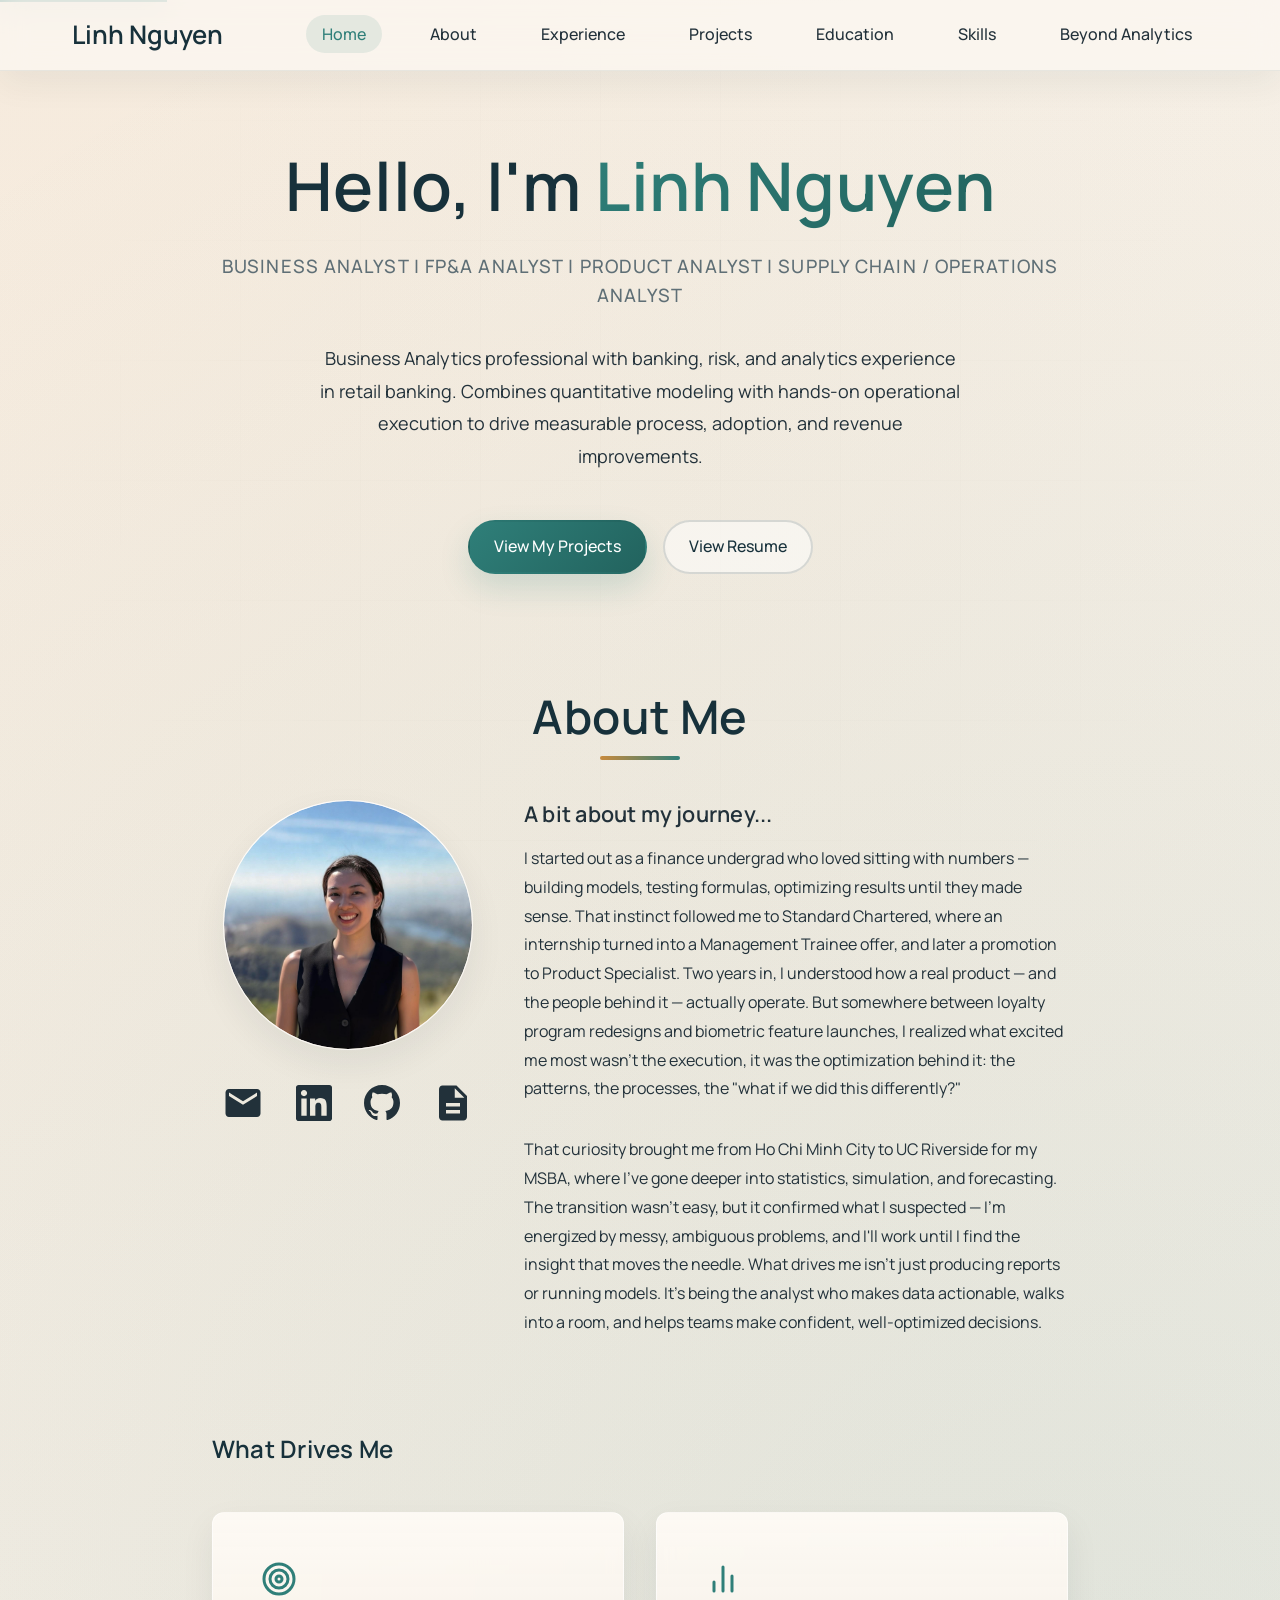
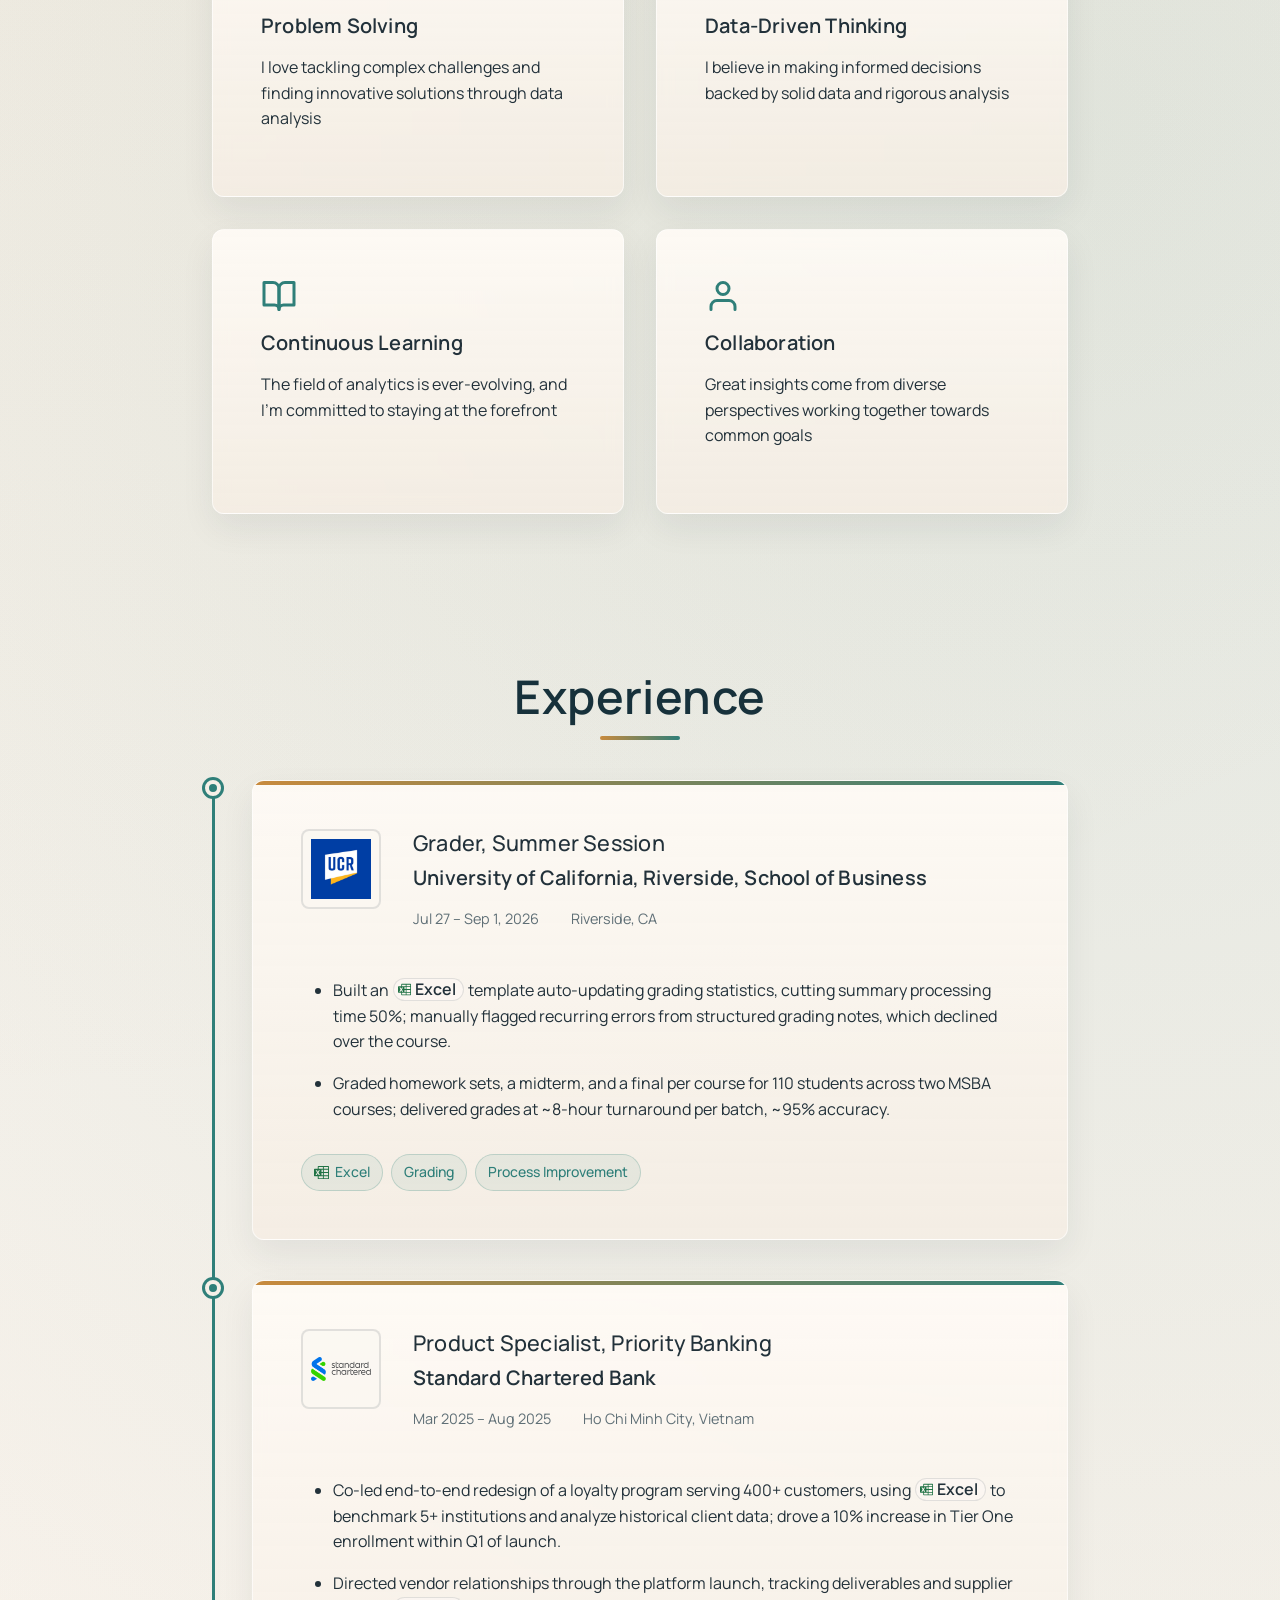
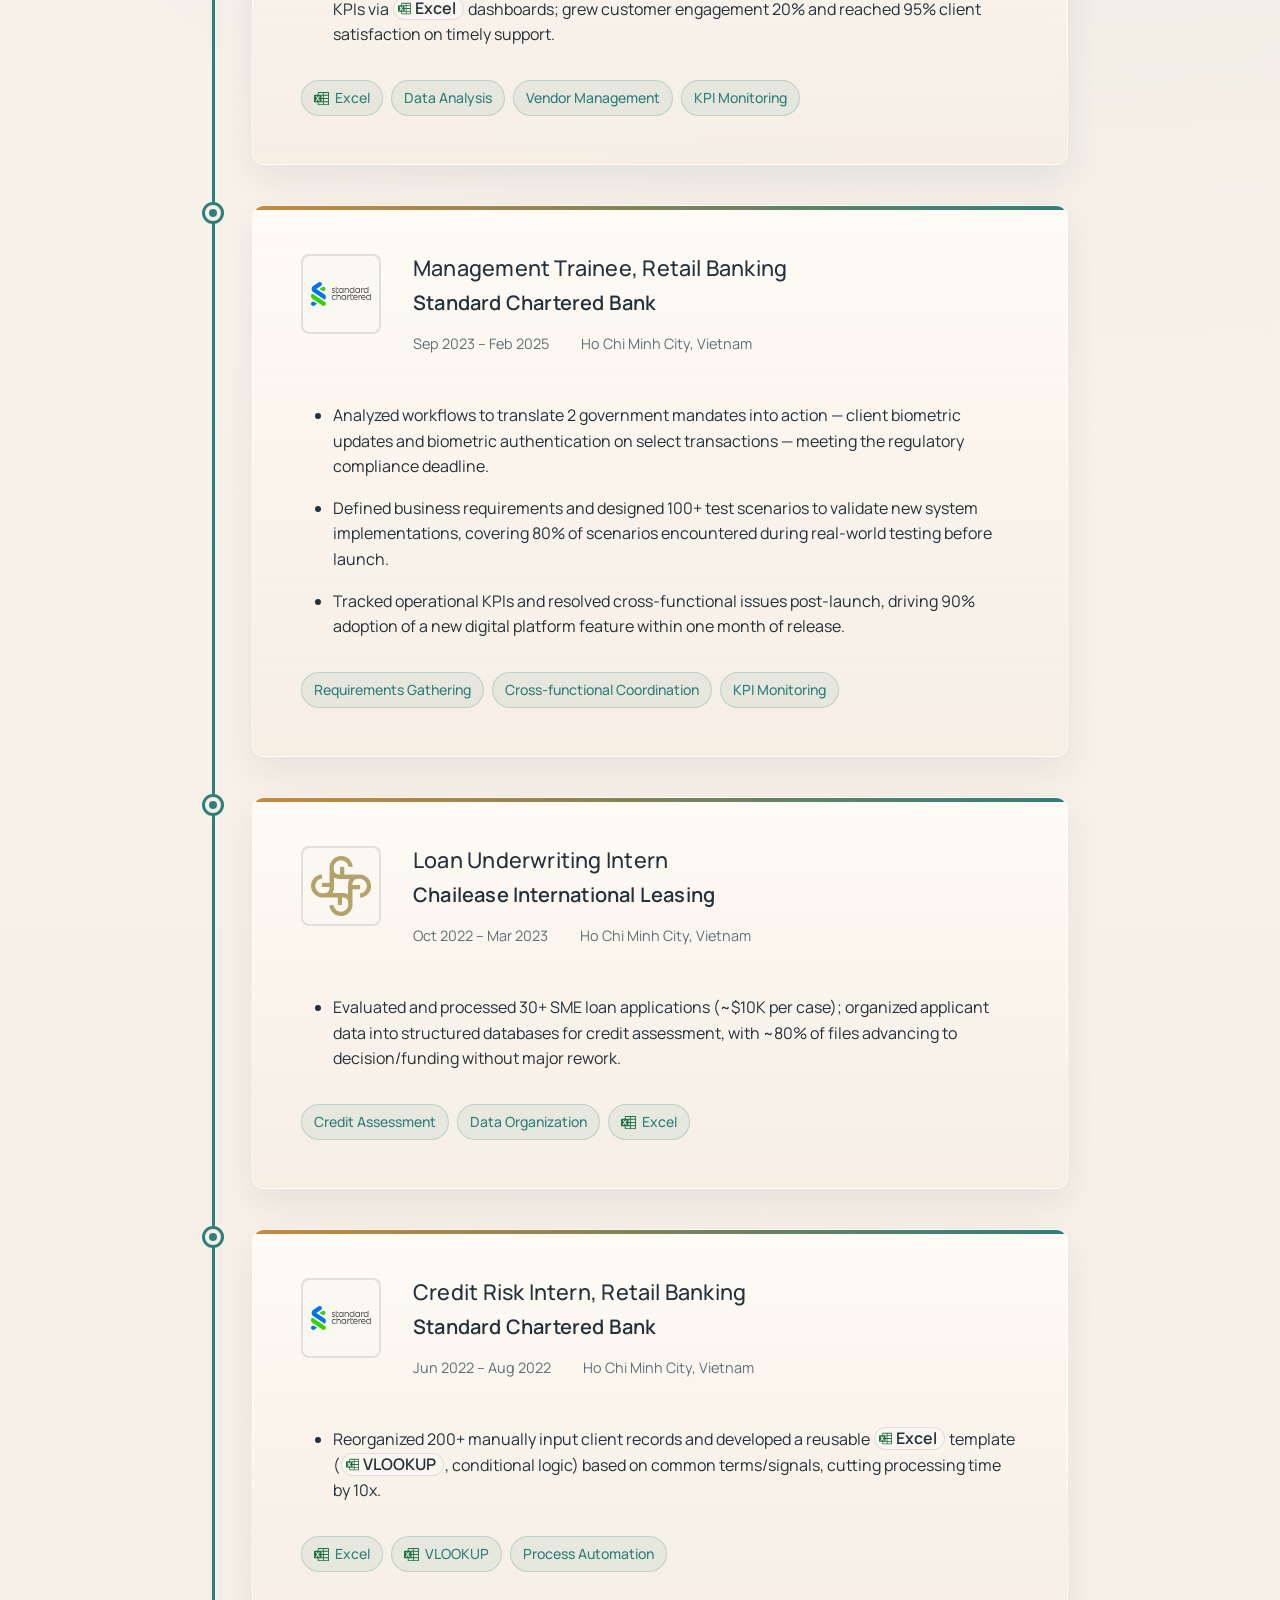
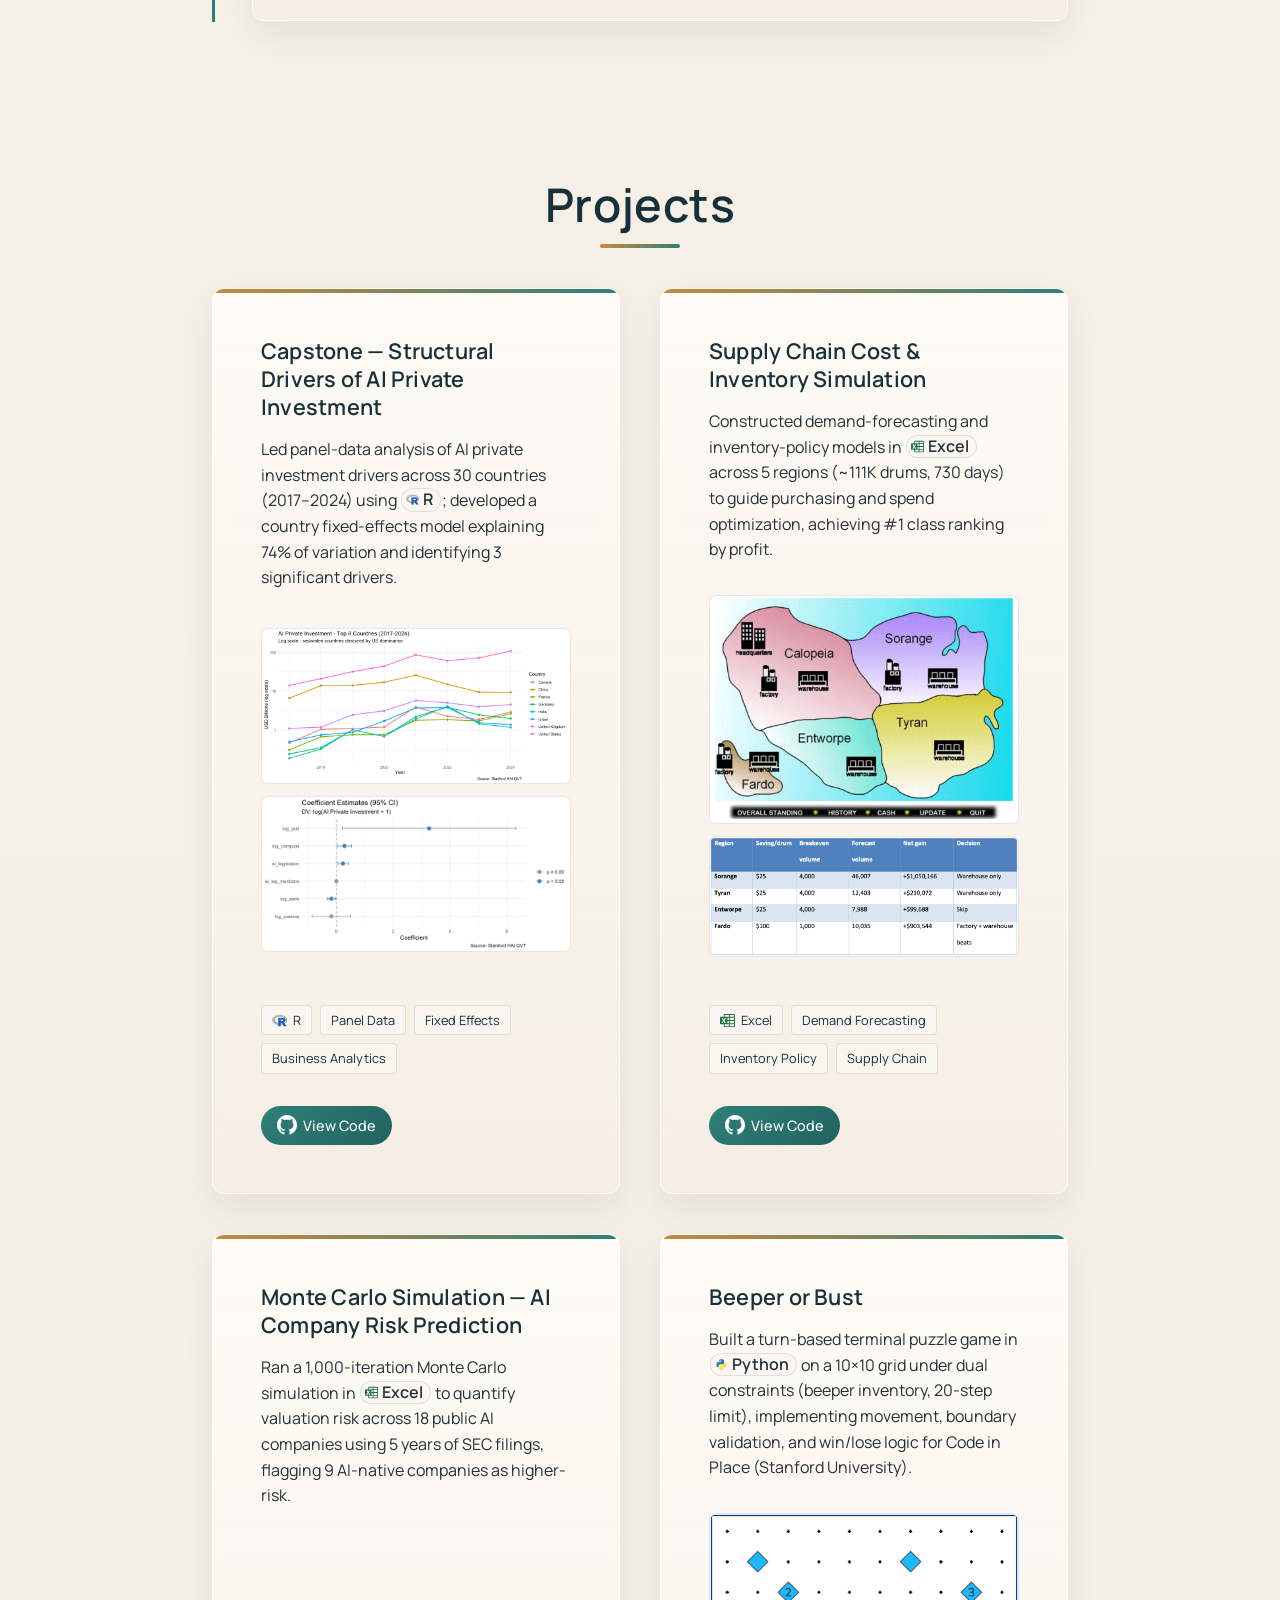
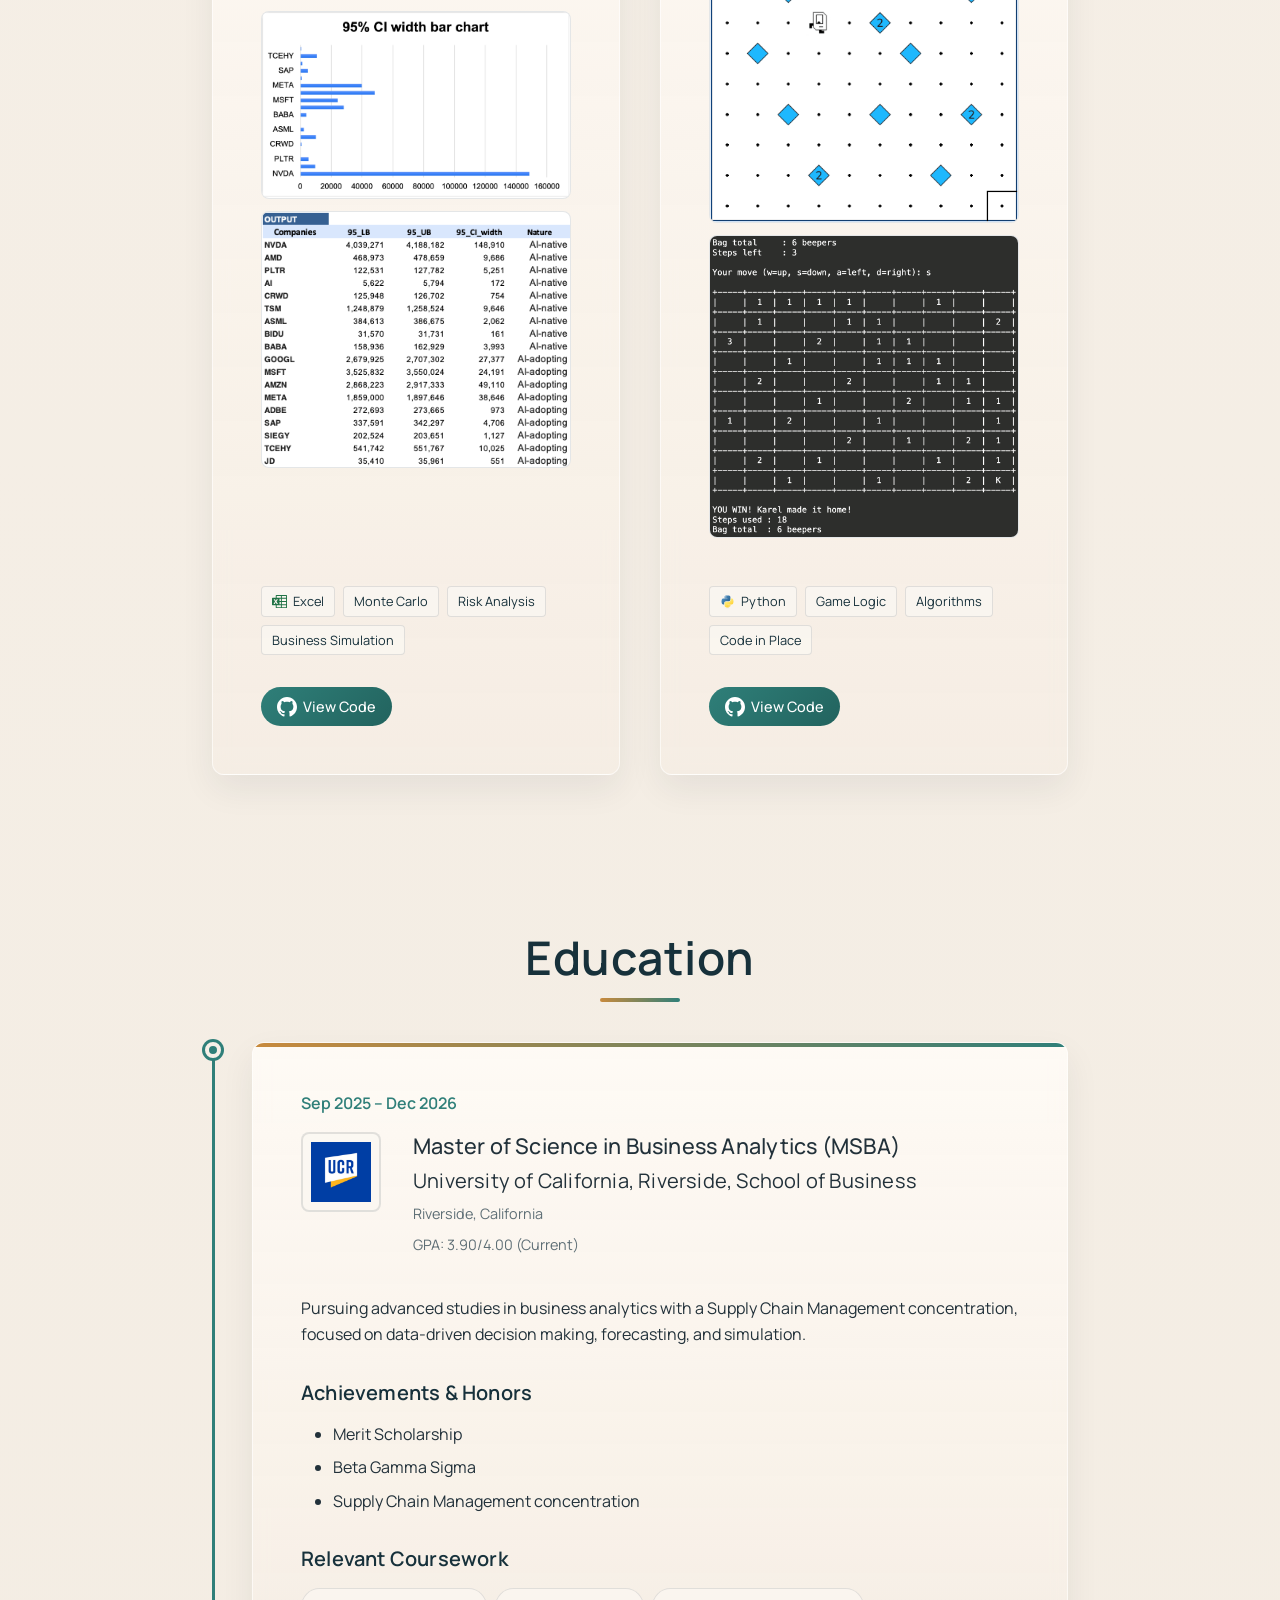
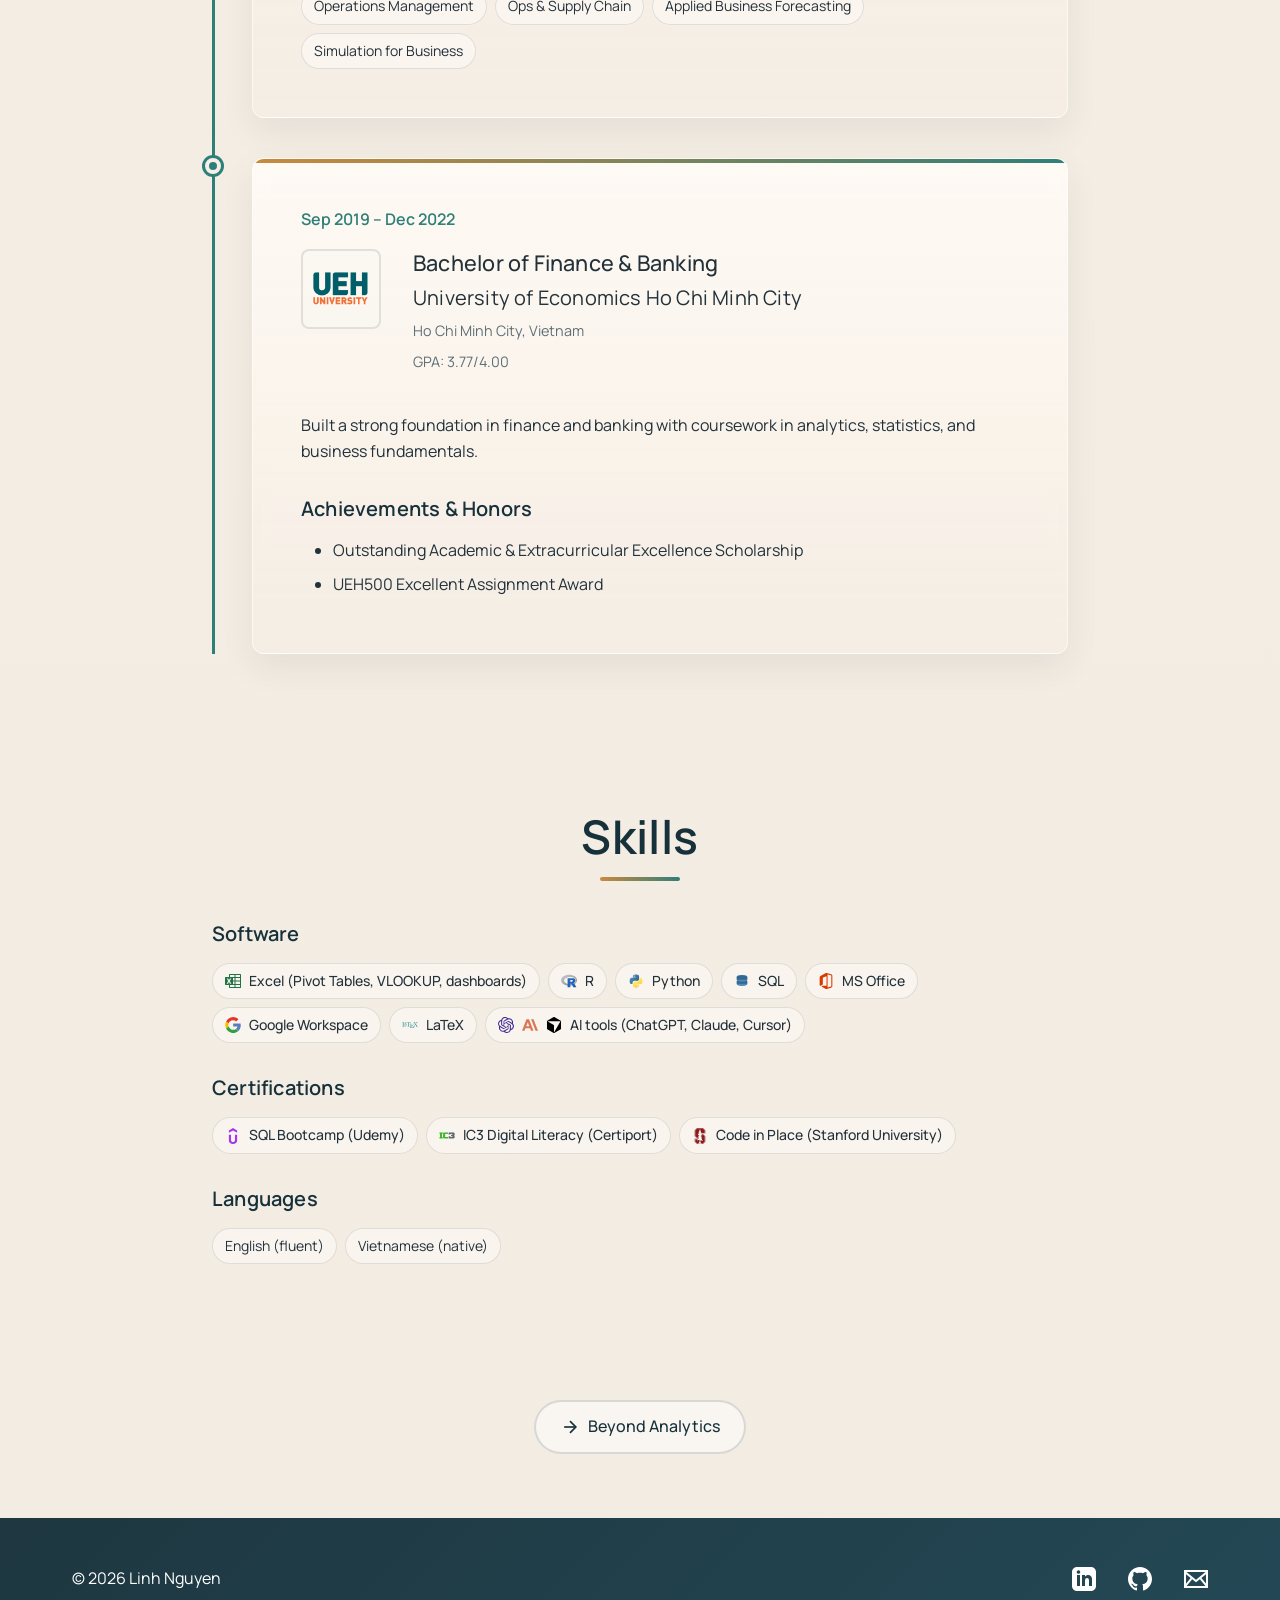
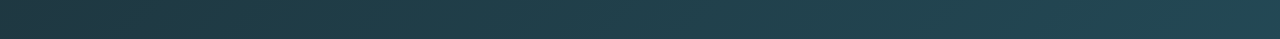
<file: index.html>
<!DOCTYPE html>
<html lang="en">
<head>
    <meta charset="UTF-8">
    <meta name="viewport" content="width=device-width, initial-scale=1.0">
    <meta name="description" content="Linh Nguyen — Business Analytics professional with banking, risk, and analytics experience. Seeking Business Analyst, FP&A, Product Analyst, and Supply Chain / Operations Analyst roles.">
    <meta name="keywords" content="Business Analytics, Business Analyst, FP&A, Product Analyst, Supply Chain, MSBA, Portfolio">
    <meta name="author" content="Linh Nguyen">
    <title>Linh Nguyen — Business Analytics Professional</title>
    <link rel="icon" type="image/png" href="assets/images/icon.png">
    <link rel="stylesheet" href="css/main.css">
    <link rel="stylesheet" href="css/responsive.css">
    <link rel="preconnect" href="https://fonts.googleapis.com">
    <link rel="preconnect" href="https://fonts.gstatic.com" crossorigin>
    <link href="https://fonts.googleapis.com/css2?family=Manrope:wght@400;500;600;700&display=swap" rel="stylesheet">
</head>
<body>

    <nav class="navbar" id="navbar">
        <div class="nav-container">
            <a href="#hero" class="nav-logo">Linh Nguyen</a>
            <button class="nav-toggle" id="navToggle" aria-label="Toggle navigation">
                <span></span>
                <span></span>
                <span></span>
            </button>
            <ul class="nav-menu" id="navMenu">
                <li><a href="#hero" class="nav-link">Home</a></li>
                <li><a href="#about" class="nav-link">About</a></li>
                <li><a href="#experience" class="nav-link">Experience</a></li>
                <li><a href="#projects" class="nav-link">Projects</a></li>
                <li><a href="#education" class="nav-link">Education</a></li>
                <li><a href="#skills" class="nav-link">Skills</a></li>
                <li><a href="beyond.html" class="nav-link">Beyond Analytics</a></li>
            </ul>
        </div>
    </nav>

    <main id="main-content" class="home-page">
        <!-- Hero Section -->
        <section id="hero" class="hero">
            <div class="hero-content fade-in">
                <h1 class="hero-title">Hello, I'm <span class="highlight animated-gradient">Linh Nguyen</span></h1>
                <p class="hero-subtitle">Business Analyst | FP&amp;A Analyst | Product Analyst | Supply Chain / Operations Analyst</p>
                <p class="hero-description">
                    Business Analytics professional with banking, risk, and analytics experience in retail banking.
                    Combines quantitative modeling with hands-on operational execution to drive measurable process,
                    adoption, and revenue improvements.
                </p>
                <div class="hero-buttons">
                    <a href="#projects" class="btn btn-primary">View My Projects</a>
                    <a href="assets/docs/resume.pdf" class="btn btn-secondary" target="_blank" rel="noopener noreferrer">View Resume</a>
                </div>
            </div>
        </section>

        <!-- About Section -->
        <section id="about" class="section about-section">
            <div class="container">
                <div class="section-header">
                    <h2 class="section-title">About Me</h2>
                    <div class="title-underline"></div>
                </div>
                
                <div class="about-grid">
                    <div class="about-image">
                        <div class="image-placeholder">
                            <img src="assets/images/profile.jpg" alt="Linh Nguyen - Profile Photo">
                        </div>
                        
                        <!-- Contact Icons -->
                        <div class="social-icons-row">
                            <a href="mailto:linhnguyen0319@gmail.com" class="social-icon icon-large" aria-label="Email">
                                <svg viewBox="0 0 24 24" fill="currentColor">
                                    <path d="M20 4H4c-1.1 0-1.99.9-1.99 2L2 18c0 1.1.9 2 2 2h16c1.1 0 2-.9 2-2V6c0-1.1-.9-2-2-2zm0 4l-8 5-8-5V6l8 5 8-5v2z"/>
                                </svg>
                            </a>
                            <a href="https://www.linkedin.com/in/linhnguyen0319/" target="_blank" class="social-icon" aria-label="LinkedIn">
                                <svg viewBox="0 0 24 24" fill="currentColor">
                                    <path d="M20.447 20.452h-3.554v-5.569c0-1.328-.027-3.037-1.852-3.037-1.853 0-2.136 1.445-2.136 2.939v5.667H9.351V9h3.414v1.561h.046c.477-.9 1.637-1.85 3.37-1.85 3.601 0 4.267 2.37 4.267 5.455v6.286zM5.337 7.433c-1.144 0-2.063-.926-2.063-2.065 0-1.138.92-2.063 2.063-2.063 1.14 0 2.064.925 2.064 2.063 0 1.139-.925 2.065-2.064 2.065zm1.782 13.019H3.555V9h3.564v11.452zM22.225 0H1.771C.792 0 0 .774 0 1.729v20.542C0 23.227.792 24 1.771 24h20.451C23.2 24 24 23.227 24 22.271V1.729C24 .774 23.2 0 22.222 0h.003z"/>
                                </svg>
                            </a>
                            <a href="https://github.com/chloenguyen0319" target="_blank" class="social-icon" aria-label="GitHub">
                                <svg viewBox="0 0 24 24" fill="currentColor">
                                    <path d="M12 0c-6.626 0-12 5.373-12 12 0 5.302 3.438 9.8 8.207 11.387.599.111.793-.261.793-.577v-2.234c-3.338.726-4.033-1.416-4.033-1.416-.546-1.387-1.333-1.756-1.333-1.756-1.089-.745.083-.729.083-.729 1.205.084 1.839 1.237 1.839 1.237 1.07 1.834 2.807 1.304 3.492.997.107-.775.418-1.305.762-1.604-2.665-.305-5.467-1.334-5.467-5.931 0-1.311.469-2.381 1.236-3.221-.124-.303-.535-1.524.117-3.176 0 0 1.008-.322 3.301 1.23.957-.266 1.983-.399 3.003-.404 1.02.005 2.047.138 3.006.404 2.291-1.552 3.297-1.23 3.297-1.23.653 1.653.242 2.874.118 3.176.77.84 1.235 1.911 1.235 3.221 0 4.609-2.807 5.624-5.479 5.921.43.372.823 1.102.823 2.222v3.293c0 .319.192.694.801.576 4.765-1.589 8.199-6.086 8.199-11.386 0-6.627-5.373-12-12-12z"/>
                                </svg>
                            </a>
                            <a href="assets/docs/resume.pdf" target="_blank" rel="noopener noreferrer" class="social-icon icon-large" aria-label="Resume">
                                <svg viewBox="0 0 24 24" fill="currentColor">
                                    <path d="M14 2H6c-1.1 0-1.99.9-1.99 2L4 20c0 1.1.89 2 1.99 2H18c1.1 0 2-.9 2-2V8l-6-6zm2 16H8v-2h8v2zm0-4H8v-2h8v2zm-3-5V3.5L18.5 9H13z"/>
                                </svg>
                            </a>
                        </div>
                    </div>
                    <div class="about-content">
                        <h3>A bit about my journey...</h3>
                        <p>
                            I started out as a finance undergrad who loved sitting with numbers — building models, testing formulas, optimizing results until they made sense. That instinct followed me to Standard Chartered, where an internship turned into a Management Trainee offer, and later a promotion to Product Specialist. Two years in, I understood how a real product — and the people behind it — actually operate. But somewhere between loyalty program redesigns and biometric feature launches, I realized what excited me most wasn't the execution, it was the optimization behind it: the patterns, the processes, the "what if we did this differently?"
                        </p>
                        <p>
                            That curiosity brought me from Ho Chi Minh City to UC Riverside for my MSBA, where I've gone deeper into statistics, simulation, and forecasting. The transition wasn't easy, but it confirmed what I suspected — I'm energized by messy, ambiguous problems, and I'll work until I find the insight that moves the needle. What drives me isn't just producing reports or running models. It's being the analyst who makes data actionable, walks into a room, and helps teams make confident, well-optimized decisions.
                        </p>
                    </div>
                </div>

                <div class="values-section">
                    <h3 class="subsection-title">What Drives Me</h3>
                    <div class="values-grid">
                        <div class="value-card">
                            <div class="value-icon">
                                <svg viewBox="0 0 24 24" fill="none" stroke="currentColor" stroke-width="2" stroke-linecap="round" stroke-linejoin="round">
                                    <circle cx="12" cy="12" r="10"></circle>
                                    <circle cx="12" cy="12" r="6"></circle>
                                    <circle cx="12" cy="12" r="2"></circle>
                                </svg>
                            </div>
                            <h4>Problem Solving</h4>
                            <p>I love tackling complex challenges and finding innovative solutions through data analysis</p>
                        </div>
                        <div class="value-card">
                            <div class="value-icon">
                                <svg viewBox="0 0 24 24" fill="none" stroke="currentColor" stroke-width="2" stroke-linecap="round" stroke-linejoin="round">
                                    <line x1="18" y1="20" x2="18" y2="10"></line>
                                    <line x1="12" y1="20" x2="12" y2="4"></line>
                                    <line x1="6" y1="20" x2="6" y2="14"></line>
                                </svg>
                            </div>
                            <h4>Data-Driven Thinking</h4>
                            <p>I believe in making informed decisions backed by solid data and rigorous analysis</p>
                        </div>
                        <div class="value-card">
                            <div class="value-icon">
                                <svg viewBox="0 0 24 24" fill="none" stroke="currentColor" stroke-width="2" stroke-linecap="round" stroke-linejoin="round">
                                    <path d="M2 3h6a4 4 0 0 1 4 4v14a3 3 0 0 0-3-3H2z"></path>
                                    <path d="M22 3h-6a4 4 0 0 0-4 4v14a3 3 0 0 1 3-3h7z"></path>
                                </svg>
                            </div>
                            <h4>Continuous Learning</h4>
                            <p>The field of analytics is ever-evolving, and I'm committed to staying at the forefront</p>
                        </div>
                        <div class="value-card">
                            <div class="value-icon">
                                <svg viewBox="0 0 24 24" fill="none" stroke="currentColor" stroke-width="2" stroke-linecap="round" stroke-linejoin="round">
                                    <path d="M20 21v-2a4 4 0 0 0-4-4H8a4 4 0 0 0-4 4v2"></path>
                                    <circle cx="12" cy="7" r="4"></circle>
                                </svg>
                            </div>
                            <h4>Collaboration</h4>
                            <p>Great insights come from diverse perspectives working together towards common goals</p>
                        </div>
                    </div>
                </div>
            </div>
        </section>

        <!-- Experience Section -->
        <section id="experience" class="section experience-section">
            <div class="container">
                <div class="section-header">
                    <h2 class="section-title">Experience</h2>
                    <div class="title-underline"></div>
                </div>

                <div class="timeline experience-timeline">
                    <div class="timeline-item">
                        <div class="timeline-marker"></div>
                        <div class="experience-card">
                            <div class="experience-header">
                                <div class="company-logo">
                                    <img src="assets/images/UCR.avif" alt="UC Riverside Logo" class="company-logo-img" />
                                </div>
                                <div class="experience-details">
                                    <h3>Grader, Summer Session</h3>
                                    <h4>University of California, Riverside, School of Business</h4>
                                    <p class="experience-meta">
                                        <span class="experience-date">Jul 27 – Sep 1, 2026</span>
                                        <span class="experience-location">Riverside, CA</span>
                                    </p>
                                </div>
                            </div>
                            <div class="experience-content">
                                <ul class="achievements">
                                    <li>Built an <span class="tool-mention tool-excel"><img src="assets/images/tools/excel.svg" alt="" class="tool-icon" />Excel</span> template auto-updating grading statistics, cutting summary processing time 50%; manually flagged recurring errors from structured grading notes, which declined over the course.</li>
                                    <li>Graded homework sets, a midterm, and a final per course for 110 students across two MSBA courses; delivered grades at ~8-hour turnaround per batch, ~95% accuracy.</li>
                                </ul>
                                <div class="skills-used">
                                    <span class="skill-tag tool-excel"><img src="assets/images/tools/excel.svg" alt="" class="tool-icon" />Excel</span>
                                    <span class="skill-tag">Grading</span>
                                    <span class="skill-tag">Process Improvement</span>
                                </div>
                            </div>
                        </div>
                    </div>

                    <div class="timeline-item">
                        <div class="timeline-marker"></div>
                        <div class="experience-card">
                            <div class="experience-header">
                                <div class="company-logo">
                                    <img src="assets/images/Standard_Chartered.png" alt="Standard Chartered Bank Logo" class="company-logo-img" />
                                </div>
                                <div class="experience-details">
                                    <h3>Product Specialist, Priority Banking</h3>
                                    <h4>Standard Chartered Bank</h4>
                                    <p class="experience-meta">
                                        <span class="experience-date">Mar 2025 – Aug 2025</span>
                                        <span class="experience-location">Ho Chi Minh City, Vietnam</span>
                                    </p>
                                </div>
                            </div>
                            <div class="experience-content">
                                <ul class="achievements">
                                    <li>Co-led end-to-end redesign of a loyalty program serving 400+ customers, using <span class="tool-mention tool-excel"><img src="assets/images/tools/excel.svg" alt="" class="tool-icon" />Excel</span> to benchmark 5+ institutions and analyze historical client data; drove a 10% increase in Tier One enrollment within Q1 of launch.</li>
                                    <li>Directed vendor relationships through the platform launch, tracking deliverables and supplier KPIs via <span class="tool-mention tool-excel"><img src="assets/images/tools/excel.svg" alt="" class="tool-icon" />Excel</span> dashboards; grew customer engagement 20% and reached 95% client satisfaction on timely support.</li>
                                </ul>
                                <div class="skills-used">
                                    <span class="skill-tag tool-excel"><img src="assets/images/tools/excel.svg" alt="" class="tool-icon" />Excel</span>
                                    <span class="skill-tag">Data Analysis</span>
                                    <span class="skill-tag">Vendor Management</span>
                                    <span class="skill-tag">KPI Monitoring</span>
                                </div>
                            </div>
                        </div>
                    </div>

                    <div class="timeline-item">
                        <div class="timeline-marker"></div>
                        <div class="experience-card">
                            <div class="experience-header">
                                <div class="company-logo">
                                    <img src="assets/images/Standard_Chartered.png" alt="Standard Chartered Bank Logo" class="company-logo-img" />
                                </div>
                                <div class="experience-details">
                                    <h3>Management Trainee, Retail Banking</h3>
                                    <h4>Standard Chartered Bank</h4>
                                    <p class="experience-meta">
                                        <span class="experience-date">Sep 2023 – Feb 2025</span>
                                        <span class="experience-location">Ho Chi Minh City, Vietnam</span>
                                    </p>
                                </div>
                            </div>
                            <div class="experience-content">
                                <ul class="achievements">
                                    <li>Analyzed workflows to translate 2 government mandates into action — client biometric updates and biometric authentication on select transactions — meeting the regulatory compliance deadline.</li>
                                    <li>Defined business requirements and designed 100+ test scenarios to validate new system implementations, covering 80% of scenarios encountered during real-world testing before launch.</li>
                                    <li>Tracked operational KPIs and resolved cross-functional issues post-launch, driving 90% adoption of a new digital platform feature within one month of release.</li>
                                </ul>
                                <div class="skills-used">
                                    <span class="skill-tag">Requirements Gathering</span>
                                    <span class="skill-tag">Cross-functional Coordination</span>
                                    <span class="skill-tag">KPI Monitoring</span>
                                </div>
                            </div>
                        </div>
                    </div>

                    <div class="timeline-item">
                        <div class="timeline-marker"></div>
                        <div class="experience-card">
                            <div class="experience-header">
                                <div class="company-logo">
                                    <img src="assets/images/chailease.png" alt="Chailease International Leasing Logo" class="company-logo-img" />
                                </div>
                                <div class="experience-details">
                                    <h3>Loan Underwriting Intern</h3>
                                    <h4>Chailease International Leasing</h4>
                                    <p class="experience-meta">
                                        <span class="experience-date">Oct 2022 – Mar 2023</span>
                                        <span class="experience-location">Ho Chi Minh City, Vietnam</span>
                                    </p>
                                </div>
                            </div>
                            <div class="experience-content">
                                <ul class="achievements">
                                    <li>Evaluated and processed 30+ SME loan applications (~$10K per case); organized applicant data into structured databases for credit assessment, with ~80% of files advancing to decision/funding without major rework.</li>
                                </ul>
                                <div class="skills-used">
                                    <span class="skill-tag">Credit Assessment</span>
                                    <span class="skill-tag">Data Organization</span>
                                    <span class="skill-tag tool-excel"><img src="assets/images/tools/excel.svg" alt="" class="tool-icon" />Excel</span>
                                </div>
                            </div>
                        </div>
                    </div>

                    <div class="timeline-item">
                        <div class="timeline-marker"></div>
                        <div class="experience-card">
                            <div class="experience-header">
                                <div class="company-logo">
                                    <img src="assets/images/Standard_Chartered.png" alt="Standard Chartered Bank Logo" class="company-logo-img" />
                                </div>
                                <div class="experience-details">
                                    <h3>Credit Risk Intern, Retail Banking</h3>
                                    <h4>Standard Chartered Bank</h4>
                                    <p class="experience-meta">
                                        <span class="experience-date">Jun 2022 – Aug 2022</span>
                                        <span class="experience-location">Ho Chi Minh City, Vietnam</span>
                                    </p>
                                </div>
                            </div>
                            <div class="experience-content">
                                <ul class="achievements">
                                    <li>Reorganized 200+ manually input client records and developed a reusable <span class="tool-mention tool-excel"><img src="assets/images/tools/excel.svg" alt="" class="tool-icon" />Excel</span> template (<span class="tool-mention tool-excel"><img src="assets/images/tools/excel.svg" alt="" class="tool-icon" />VLOOKUP</span>, conditional logic) based on common terms/signals, cutting processing time by 10x.</li>
                                </ul>
                                <div class="skills-used">
                                    <span class="skill-tag tool-excel"><img src="assets/images/tools/excel.svg" alt="" class="tool-icon" />Excel</span>
                                    <span class="skill-tag tool-excel"><img src="assets/images/tools/excel.svg" alt="" class="tool-icon" />VLOOKUP</span>
                                    <span class="skill-tag">Process Automation</span>
                                </div>
                            </div>
                        </div>
                    </div>
                </div>
            </div>
        </section>

        <!-- Projects Section -->
        <section id="projects" class="section">
            <div class="container">
                <div class="section-header">
                    <h2 class="section-title">Projects</h2>
                    <div class="title-underline"></div>
                </div>

                <section class="projects-grid">
                    <div class="project-card" data-category="analytics">
                        <div class="project-content">
                            <h3>Capstone — Structural Drivers of AI Private Investment</h3>
                            <p class="project-description">
                                Led panel-data analysis of AI private investment drivers across 30 countries (2017–2024) using <span class="tool-mention tool-r"><img src="assets/images/tools/r.svg" alt="" class="tool-icon" />R</span>; developed a country fixed-effects model explaining 74% of variation and identifying 3 significant drivers.
                            </p>
                            <div class="project-media">
                                <div class="project-thumbnail project-thumbnail-grid project-thumbnail-grid--stack">
                                    <img src="assets/images/capstone_trends.png" alt="AI investment trends — top 8 countries" class="project-thumbnail-img" />
                                    <img src="assets/images/capstone_coefficients.png" alt="Coefficient estimates with 95% CI from fixed-effects model" class="project-thumbnail-img" />
                                </div>
                            </div>
                            <div class="project-tech">
                                <span class="tech-tag tool-r"><img src="assets/images/tools/r.svg" alt="" class="tool-icon" />R</span>
                                <span class="tech-tag">Panel Data</span>
                                <span class="tech-tag">Fixed Effects</span>
                                <span class="tech-tag">Business Analytics</span>
                            </div>
                            <div class="project-links">
                                <a href="https://github.com/chloenguyen0319/Capstone-project-for-Business-Analytics" target="_blank" class="project-link">
                                    <svg width="20" height="20" viewBox="0 0 24 24" fill="currentColor">
                                        <path d="M12 0c-6.626 0-12 5.373-12 12 0 5.302 3.438 9.8 8.207 11.387.599.111.793-.261.793-.577v-2.234c-3.338.726-4.033-1.416-4.033-1.416-.546-1.387-1.333-1.756-1.333-1.756-1.089-.745.083-.729.083-.729 1.205.084 1.839 1.237 1.839 1.237 1.07 1.834 2.807 1.304 3.492.997.107-.775.418-1.305.762-1.604-2.665-.305-5.467-1.334-5.467-5.931 0-1.311.469-2.381 1.236-3.221-.124-.303-.535-1.524.117-3.176 0 0 1.008-.322 3.301 1.23.957-.266 1.983-.399 3.003-.404 1.02.005 2.047.138 3.006.404 2.291-1.552 3.297-1.23 3.297-1.23.653 1.653.242 2.874.118 3.176.77.84 1.235 1.911 1.235 3.221 0 4.609-2.807 5.624-5.479 5.921.43.372.823 1.102.823 2.222v3.293c0 .319.192.694.801.576 4.765-1.589 8.199-6.086 8.199-11.386 0-6.627-5.373-12-12-12z"/>
                                    </svg>
                                    View Code
                                </a>
                            </div>
                        </div>
                    </div>

                    <div class="project-card" data-category="analytics">
                        <div class="project-content">
                            <h3>Supply Chain Cost &amp; Inventory Simulation</h3>
                            <p class="project-description">
                                Constructed demand-forecasting and inventory-policy models in <span class="tool-mention tool-excel"><img src="assets/images/tools/excel.svg" alt="" class="tool-icon" />Excel</span> across 5 regions (~111K drums, 730 days) to guide purchasing and spend optimization, achieving #1 class ranking by profit.
                            </p>
                            <div class="project-media">
                                <div class="project-thumbnail project-thumbnail-grid project-thumbnail-grid--stack">
                                    <img src="assets/images/jacobs_game_map.png" alt="Jacobs Industries supply chain game map across five regions" class="project-thumbnail-img" />
                                    <img src="assets/images/jacobs_building_decision.png" alt="Building decision summary by region" class="project-thumbnail-img" />
                                </div>
                            </div>
                            <div class="project-tech">
                                <span class="tech-tag tool-excel"><img src="assets/images/tools/excel.svg" alt="" class="tool-icon" />Excel</span>
                                <span class="tech-tag">Demand Forecasting</span>
                                <span class="tech-tag">Inventory Policy</span>
                                <span class="tech-tag">Supply Chain</span>
                            </div>
                            <div class="project-links">
                                <a href="https://github.com/chloenguyen0319/jacobs-industries-supply-chain-optimization" target="_blank" class="project-link">
                                    <svg width="20" height="20" viewBox="0 0 24 24" fill="currentColor">
                                        <path d="M12 0c-6.626 0-12 5.373-12 12 0 5.302 3.438 9.8 8.207 11.387.599.111.793-.261.793-.577v-2.234c-3.338.726-4.033-1.416-4.033-1.416-.546-1.387-1.333-1.756-1.333-1.756-1.089-.745.083-.729.083-.729 1.205.084 1.839 1.237 1.839 1.237 1.07 1.834 2.807 1.304 3.492.997.107-.775.418-1.305.762-1.604-2.665-.305-5.467-1.334-5.467-5.931 0-1.311.469-2.381 1.236-3.221-.124-.303-.535-1.524.117-3.176 0 0 1.008-.322 3.301 1.23.957-.266 1.983-.399 3.003-.404 1.02.005 2.047.138 3.006.404 2.291-1.552 3.297-1.23 3.297-1.23.653 1.653.242 2.874.118 3.176.77.84 1.235 1.911 1.235 3.221 0 4.609-2.807 5.624-5.479 5.921.43.372.823 1.102.823 2.222v3.293c0 .319.192.694.801.576 4.765-1.589 8.199-6.086 8.199-11.386 0-6.627-5.373-12-12-12z"/>
                                    </svg>
                                    View Code
                                </a>
                            </div>
                        </div>
                    </div>

                    <div class="project-card" data-category="ml analytics">
                        <div class="project-content">
                            <h3>Monte Carlo Simulation — AI Company Risk Prediction</h3>
                            <p class="project-description">
                                Ran a 1,000-iteration Monte Carlo simulation in <span class="tool-mention tool-excel"><img src="assets/images/tools/excel.svg" alt="" class="tool-icon" />Excel</span> to quantify valuation risk across 18 public AI companies using 5 years of SEC filings, flagging 9 AI-native companies as higher-risk.
                            </p>
                            <div class="project-media">
                                <div class="project-thumbnail project-thumbnail-grid project-thumbnail-grid--stack">
                                    <img src="assets/images/simulation_ci_width.png" alt="95% CI width by company — NVDA as top outlier" class="project-thumbnail-img" />
                                    <img src="assets/images/simulation_output.png" alt="Monte Carlo OUTPUT table — 95% bounds and AI-native vs AI-adopting" class="project-thumbnail-img" />
                                </div>
                            </div>
                            <div class="project-tech">
                                <span class="tech-tag tool-excel"><img src="assets/images/tools/excel.svg" alt="" class="tool-icon" />Excel</span>
                                <span class="tech-tag">Monte Carlo</span>
                                <span class="tech-tag">Risk Analysis</span>
                                <span class="tech-tag">Business Simulation</span>
                            </div>
                            <div class="project-links">
                                <a href="https://github.com/chloenguyen0319/Simulation_for_Business" target="_blank" class="project-link">
                                    <svg width="20" height="20" viewBox="0 0 24 24" fill="currentColor">
                                        <path d="M12 0c-6.626 0-12 5.373-12 12 0 5.302 3.438 9.8 8.207 11.387.599.111.793-.261.793-.577v-2.234c-3.338.726-4.033-1.416-4.033-1.416-.546-1.387-1.333-1.756-1.333-1.756-1.089-.745.083-.729.083-.729 1.205.084 1.839 1.237 1.839 1.237 1.07 1.834 2.807 1.304 3.492.997.107-.775.418-1.305.762-1.604-2.665-.305-5.467-1.334-5.467-5.931 0-1.311.469-2.381 1.236-3.221-.124-.303-.535-1.524.117-3.176 0 0 1.008-.322 3.301 1.23.957-.266 1.983-.399 3.003-.404 1.02.005 2.047.138 3.006.404 2.291-1.552 3.297-1.23 3.297-1.23.653 1.653.242 2.874.118 3.176.77.84 1.235 1.911 1.235 3.221 0 4.609-2.807 5.624-5.479 5.921.43.372.823 1.102.823 2.222v3.293c0 .319.192.694.801.576 4.765-1.589 8.199-6.086 8.199-11.386 0-6.627-5.373-12-12-12z"/>
                                    </svg>
                                    View Code
                                </a>
                            </div>
                        </div>
                    </div>

                    <div class="project-card" data-category="analytics">
                        <div class="project-content">
                            <h3>Beeper or Bust</h3>
                            <p class="project-description">
                                Built a turn-based terminal puzzle game in <span class="tool-mention tool-python"><img src="assets/images/tools/python.svg" alt="" class="tool-icon" />Python</span> on a 10×10 grid under dual constraints (beeper inventory, 20-step limit), implementing movement, boundary validation, and win/lose logic for Code in Place (Stanford University).
                            </p>
                            <div class="project-media">
                                <div class="project-thumbnail project-thumbnail-grid project-thumbnail-grid--stack">
                                    <img src="assets/images/beeper_game_map.png" alt="Beeper or Bust starting grid with Karel, beepers, and goal" class="project-thumbnail-img" />
                                    <img src="assets/images/beeper_game_win.png" alt="Terminal win screen — Karel reached home within step and beeper limits" class="project-thumbnail-img" />
                                </div>
                            </div>
                            <div class="project-tech">
                                <span class="tech-tag tool-python"><img src="assets/images/tools/python.svg" alt="" class="tool-icon" />Python</span>
                                <span class="tech-tag">Game Logic</span>
                                <span class="tech-tag">Algorithms</span>
                                <span class="tech-tag">Code in Place</span>
                            </div>
                            <div class="project-links">
                                <a href="https://github.com/chloenguyen0319/beeper-or-bust" target="_blank" class="project-link">
                                    <svg width="20" height="20" viewBox="0 0 24 24" fill="currentColor">
                                        <path d="M12 0c-6.626 0-12 5.373-12 12 0 5.302 3.438 9.8 8.207 11.387.599.111.793-.261.793-.577v-2.234c-3.338.726-4.033-1.416-4.033-1.416-.546-1.387-1.333-1.756-1.333-1.756-1.089-.745.083-.729.083-.729 1.205.084 1.839 1.237 1.839 1.237 1.07 1.834 2.807 1.304 3.492.997.107-.775.418-1.305.762-1.604-2.665-.305-5.467-1.334-5.467-5.931 0-1.311.469-2.381 1.236-3.221-.124-.303-.535-1.524.117-3.176 0 0 1.008-.322 3.301 1.23.957-.266 1.983-.399 3.003-.404 1.02.005 2.047.138 3.006.404 2.291-1.552 3.297-1.23 3.297-1.23.653 1.653.242 2.874.118 3.176.77.84 1.235 1.911 1.235 3.221 0 4.609-2.807 5.624-5.479 5.921.43.372.823 1.102.823 2.222v3.293c0 .319.192.694.801.576 4.765-1.589 8.199-6.086 8.199-11.386 0-6.627-5.373-12-12-12z"/>
                                    </svg>
                                    View Code
                                </a>
                            </div>
                        </div>
                    </div>
                </section>
            </div>
        </section>

        <!-- Education Section -->
        <section id="education" class="section education-section">
            <div class="container">
                <div class="section-header">
                    <h2 class="section-title">Education</h2>
                    <div class="title-underline"></div>
                </div>

                <div class="timeline">
                    <div class="timeline-item">
                        <div class="timeline-marker"></div>
                        <div class="timeline-content">
                            <div class="timeline-date">Sep 2025 – Dec 2026</div>
                            <div class="education-header">
                                <div class="university-logo">
                                    <img src="assets/images/UCR.avif" alt="UC Riverside Logo" class="university-logo-img" />
                                </div>
                                <div class="education-details">
                                    <h3>Master of Science in Business Analytics (MSBA)</h3>
                                    <h4>University of California, Riverside, School of Business</h4>
                                    <p class="timeline-location">Riverside, California</p>
                                    <p class="timeline-gpa">GPA: 3.90/4.00 (Current)</p>
                                </div>
                            </div>
                            <p class="timeline-description">
                                Pursuing advanced studies in business analytics with a Supply Chain Management concentration,
                                focused on data-driven decision making, forecasting, and simulation.
                            </p>

                            <div class="achievements">
                                <h4>Achievements &amp; Honors</h4>
                                <ul>
                                    <li>Merit Scholarship</li>
                                    <li>Beta Gamma Sigma</li>
                                    <li>Supply Chain Management concentration</li>
                                </ul>
                            </div>

                            <div class="coursework-section">
                                <h4>Relevant Coursework</h4>
                                <div class="courses-grid">
                                    <div class="course-badge">Operations Management</div>
                                    <div class="course-badge">Ops &amp; Supply Chain</div>
                                    <div class="course-badge">Applied Business Forecasting</div>
                                    <div class="course-badge">Simulation for Business</div>
                                </div>
                            </div>
                        </div>
                    </div>

                    <div class="timeline-item">
                        <div class="timeline-marker"></div>
                        <div class="timeline-content">
                            <div class="timeline-date">Sep 2019 – Dec 2022</div>
                            <div class="education-header">
                                <div class="university-logo">
                                    <img src="assets/images/UEH.png" alt="UEH Logo" class="university-logo-img" />
                                </div>
                                <div class="education-details">
                                    <h3>Bachelor of Finance &amp; Banking</h3>
                                    <h4>University of Economics Ho Chi Minh City</h4>
                                    <p class="timeline-location">Ho Chi Minh City, Vietnam</p>
                                    <p class="timeline-gpa">GPA: 3.77/4.00</p>
                                </div>
                            </div>
                            <p class="timeline-description">
                                Built a strong foundation in finance and banking with coursework in analytics,
                                statistics, and business fundamentals.
                            </p>

                            <div class="achievements">
                                <h4>Achievements &amp; Honors</h4>
                                <ul>
                                    <li>Outstanding Academic &amp; Extracurricular Excellence Scholarship</li>
                                    <li>UEH500 Excellent Assignment Award</li>
                                </ul>
                            </div>
                        </div>
                    </div>
                </div>
            </div>
        </section>

        <!-- Skills Section -->
        <section id="skills" class="section">
            <div class="container">
                <div class="section-header">
                    <h2 class="section-title">Skills</h2>
                    <div class="title-underline"></div>
                </div>

                <div class="coursework-section">
                    <h4>Software</h4>
                    <div class="courses-grid">
                        <div class="course-badge skill-logo-badge"><img src="assets/images/tools/excel.svg" alt="" class="tool-icon" />Excel (Pivot Tables, VLOOKUP, dashboards)</div>
                        <div class="course-badge skill-logo-badge"><img src="assets/images/tools/r.svg" alt="" class="tool-icon" />R</div>
                        <div class="course-badge skill-logo-badge"><img src="assets/images/tools/python.svg" alt="" class="tool-icon" />Python</div>
                        <div class="course-badge skill-logo-badge"><img src="assets/images/tools/sql.svg" alt="" class="tool-icon" />SQL</div>
                        <div class="course-badge skill-logo-badge"><img src="assets/images/tools/office.svg" alt="" class="tool-icon" />MS Office</div>
                        <div class="course-badge skill-logo-badge"><img src="assets/images/tools/google.svg" alt="" class="tool-icon" />Google Workspace</div>
                        <div class="course-badge skill-logo-badge"><img src="assets/images/tools/latex.svg" alt="" class="tool-icon" />LaTeX</div>
                        <div class="course-badge skill-logo-badge"><img src="assets/images/tools/openai.svg" alt="" class="tool-icon" /><img src="assets/images/tools/claude.svg" alt="" class="tool-icon" /><img src="assets/images/tools/cursor.svg" alt="" class="tool-icon" />AI tools (ChatGPT, Claude, Cursor)</div>
                    </div>
                </div>

                <div class="coursework-section">
                    <h4>Certifications</h4>
                    <div class="courses-grid">
                        <div class="course-badge skill-logo-badge"><img src="assets/images/tools/udemy.svg" alt="" class="tool-icon" />SQL Bootcamp (Udemy)</div>
                        <div class="course-badge skill-logo-badge"><img src="assets/images/tools/ic3.png" alt="IC3 Digital Literacy" class="tool-icon" />IC3 Digital Literacy (Certiport)</div>
                        <div class="course-badge skill-logo-badge"><img src="assets/images/tools/codeinplace.png" alt="" class="tool-icon" />Code in Place (Stanford University)</div>
                    </div>
                </div>

                <div class="coursework-section">
                    <h4>Languages</h4>
                    <div class="courses-grid">
                        <div class="course-badge">English (fluent)</div>
                        <div class="course-badge">Vietnamese (native)</div>
                    </div>
                </div>
            </div>
        </section>

        <div class="back-to-home">
            <a href="beyond.html" class="btn btn-secondary">
                <svg width="20" height="20" viewBox="0 0 24 24" fill="none" stroke="currentColor" stroke-width="2">
                    <line x1="5" y1="12" x2="19" y2="12"></line>
                    <polyline points="12 5 19 12 12 19"></polyline>
                </svg>
                Beyond Analytics
            </a>
        </div>
    </main>

    <footer class="footer">
        <div class="container">
            <p>&copy; 2026 Linh Nguyen</p>
            <div class="social-links">
                <a href="https://www.linkedin.com/in/linhnguyen0319/" target="_blank" aria-label="LinkedIn">
                    <svg width="24" height="24" viewBox="0 0 24 24" fill="currentColor">
                        <path d="M19 0h-14c-2.761 0-5 2.239-5 5v14c0 2.761 2.239 5 5 5h14c2.762 0 5-2.239 5-5v-14c0-2.761-2.238-5-5-5zm-11 19h-3v-11h3v11zm-1.5-12.268c-.966 0-1.75-.79-1.75-1.764s.784-1.764 1.75-1.764 1.75.79 1.75 1.764-.783 1.764-1.75 1.764zm13.5 12.268h-3v-5.604c0-3.368-4-3.113-4 0v5.604h-3v-11h3v1.765c1.396-2.586 7-2.777 7 2.476v6.759z"/>
                    </svg>
                </a>
                <a href="https://github.com/chloenguyen0319" target="_blank" aria-label="GitHub">
                    <svg width="24" height="24" viewBox="0 0 24 24" fill="currentColor">
                        <path d="M12 0c-6.626 0-12 5.373-12 12 0 5.302 3.438 9.8 8.207 11.387.599.111.793-.261.793-.577v-2.234c-3.338.726-4.033-1.416-4.033-1.416-.546-1.387-1.333-1.756-1.333-1.756-1.089-.745.083-.729.083-.729 1.205.084 1.839 1.237 1.839 1.237 1.07 1.834 2.807 1.304 3.492.997.107-.775.418-1.305.762-1.604-2.665-.305-5.467-1.334-5.467-5.931 0-1.311.469-2.381 1.236-3.221-.124-.303-.535-1.524.117-3.176 0 0 1.008-.322 3.301 1.23.957-.266 1.983-.399 3.003-.404 1.02.005 2.047.138 3.006.404 2.291-1.552 3.297-1.23 3.297-1.23.653 1.653.242 2.874.118 3.176.77.84 1.235 1.911 1.235 3.221 0 4.609-2.807 5.624-5.479 5.921.43.372.823 1.102.823 2.222v3.293c0 .319.192.694.801.576 4.765-1.589 8.199-6.086 8.199-11.386 0-6.627-5.373-12-12-12z"/>
                    </svg>
                </a>
                <a href="mailto:linhnguyen0319@gmail.com" aria-label="Email">
                    <svg width="24" height="24" viewBox="0 0 24 24" fill="currentColor">
                        <path d="M0 3v18h24v-18h-24zm6.623 7.929l-4.623 5.712v-9.458l4.623 3.746zm-4.141-5.929h19.035l-9.517 7.713-9.518-7.713zm5.694 7.188l3.824 3.099 3.83-3.104 5.612 6.817h-18.779l5.513-6.812zm9.208-1.264l4.616-3.741v9.348l-4.616-5.607z"/>
                    </svg>
                </a>
            </div>
        </div>
    </footer>

    <script src="js/main.js"></script>
</body>
</html>
</file>
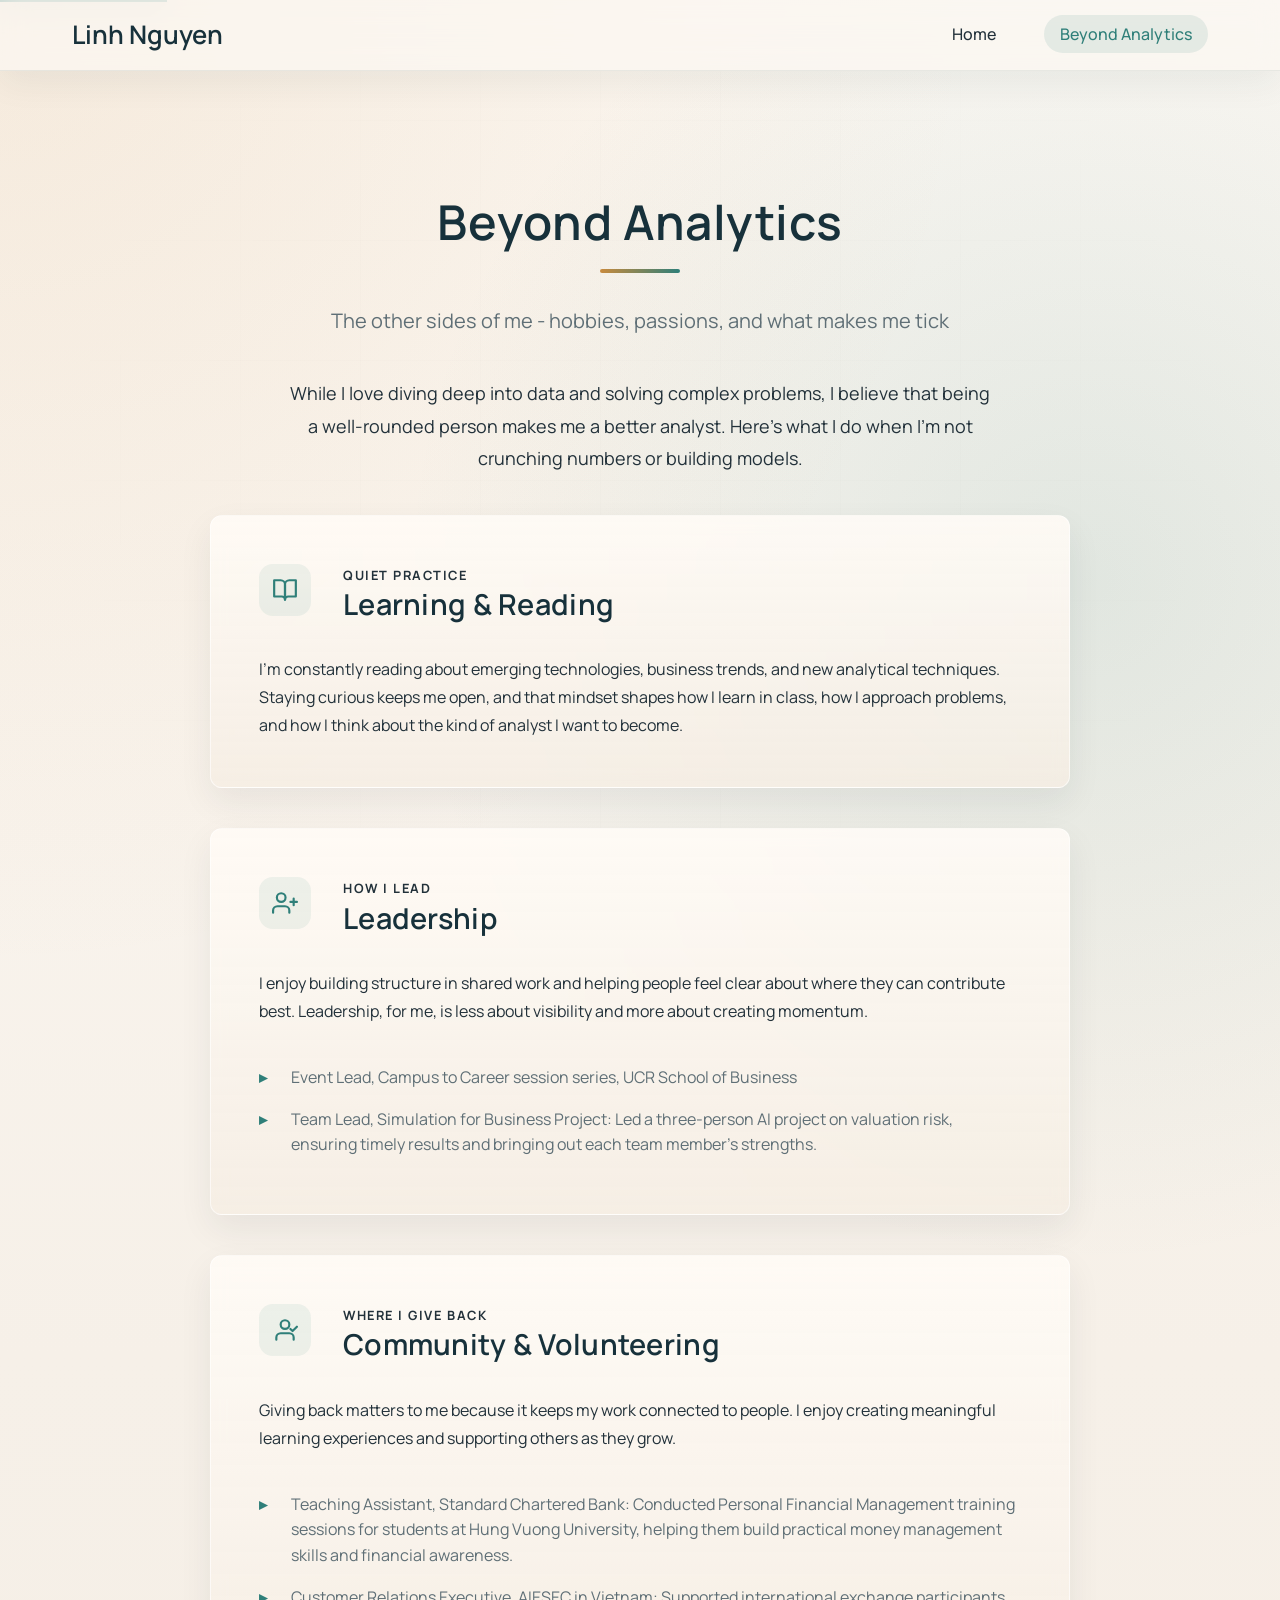
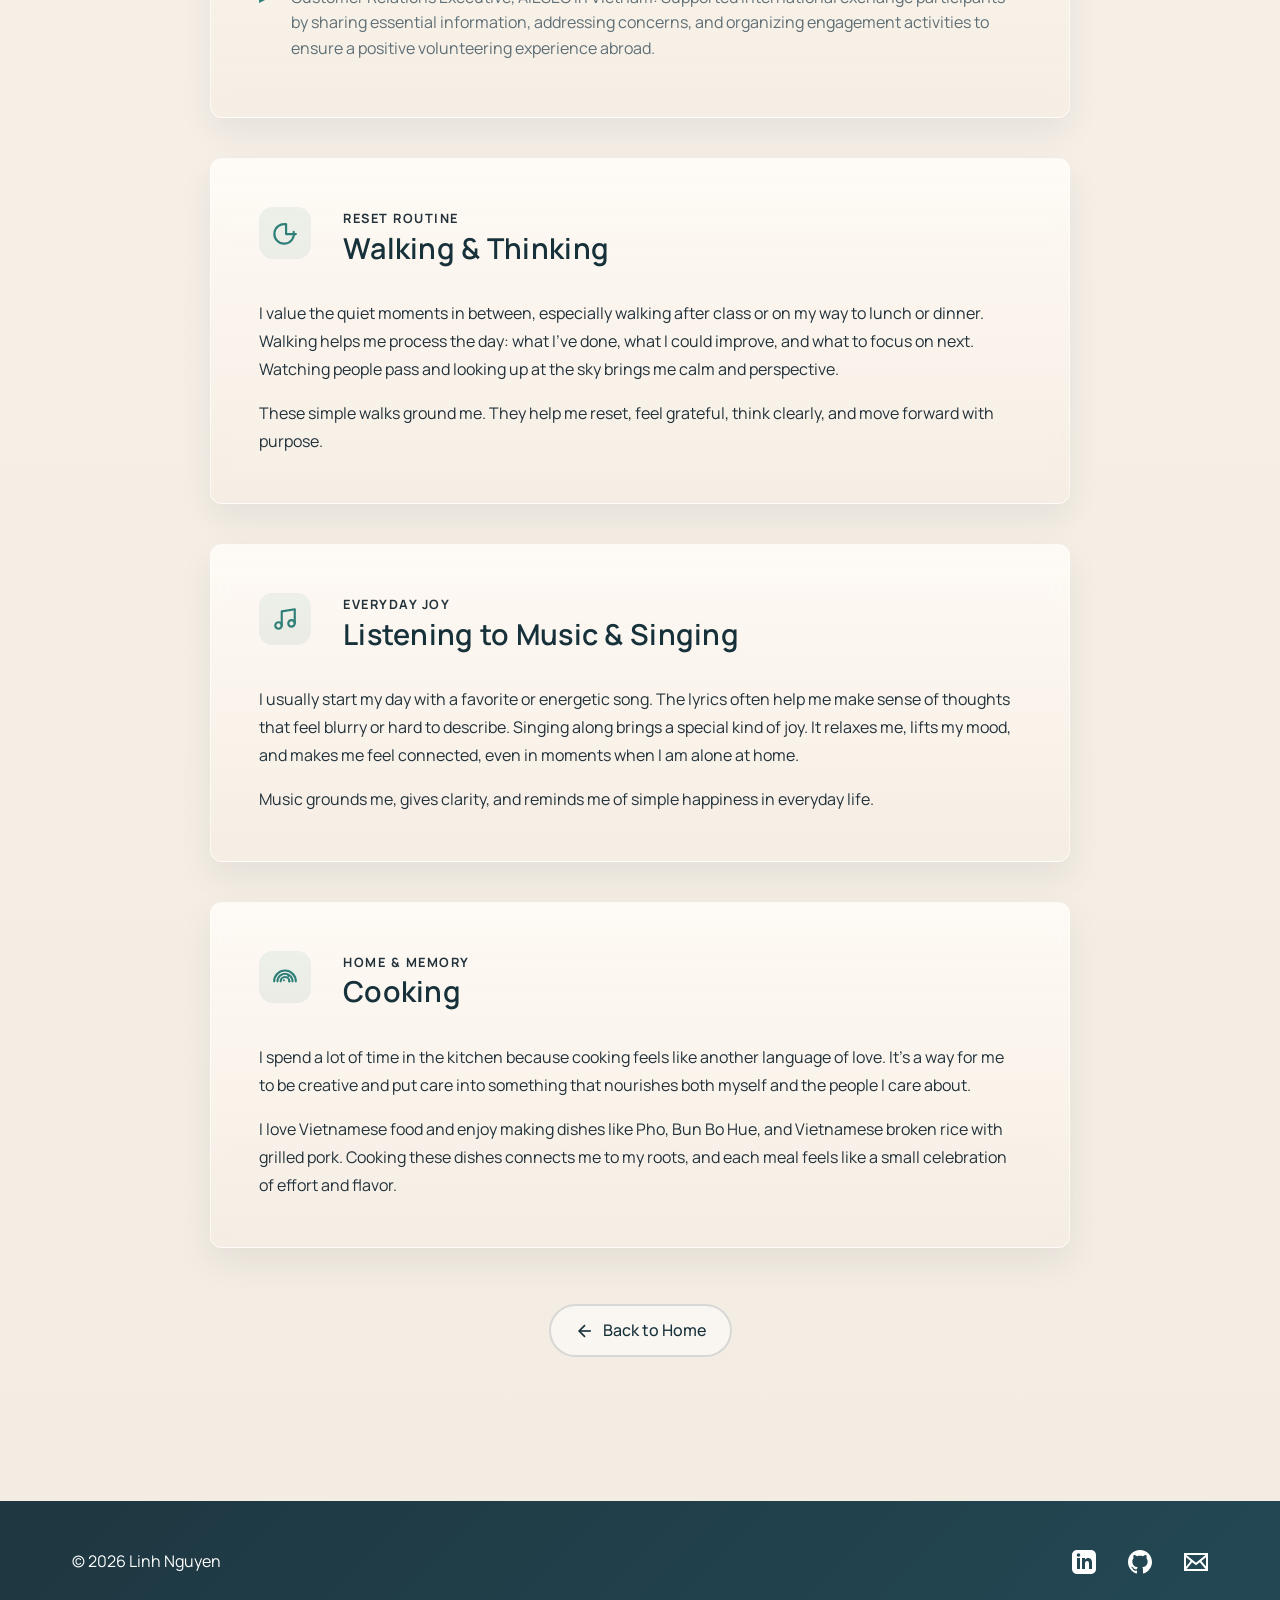
<file: beyond.html>
<!DOCTYPE html>
<html lang="en">
<head>
    <meta charset="UTF-8">
    <meta name="viewport" content="width=device-width, initial-scale=1.0">
    <meta name="description" content="Beyond Analytics - Linh Nguyen's interests, hobbies, and activities">
    <title>Beyond Analytics - Linh Nguyen</title>
    <link rel="icon" type="image/png" href="assets/images/icon.png">
    <link rel="stylesheet" href="css/main.css">
    <link rel="stylesheet" href="css/responsive.css">
    <link rel="preconnect" href="https://fonts.googleapis.com">
    <link rel="preconnect" href="https://fonts.gstatic.com" crossorigin>
    <link href="https://fonts.googleapis.com/css2?family=Manrope:wght@400;500;600;700&display=swap" rel="stylesheet">
</head>
<body>
    <nav class="navbar" id="navbar">
        <div class="nav-container">
            <a href="index.html" class="nav-logo">Linh Nguyen</a>
            <button class="nav-toggle" id="navToggle" aria-label="Toggle navigation">
                <span></span>
                <span></span>
                <span></span>
            </button>
            <ul class="nav-menu" id="navMenu">
                <li><a href="index.html" class="nav-link">Home</a></li>
                <li><a href="beyond.html" class="nav-link active">Beyond Analytics</a></li>
            </ul>
        </div>
    </nav>

    <main class="page-content">
        <div class="container">
            <div class="page-header fade-in">
                <h1>Beyond Analytics</h1>
                <div class="title-underline"></div>
                <p class="page-subtitle">The other sides of me - hobbies, passions, and what makes me tick</p>
            </div>

            <section class="beyond-intro">
                <p class="beyond-description">
                    While I love diving deep into data and solving complex problems, I believe that being a well-rounded 
                    person makes me a better analyst. Here's what I do when I'm not crunching numbers or building models.
                </p>
            </section>

            <section class="beyond-content">
                <div class="beyond-feed">
                    <article class="beyond-post">
                        <div class="beyond-post-header">
                            <div class="beyond-icon">
                                <svg viewBox="0 0 24 24" fill="none" stroke="currentColor" stroke-width="2" stroke-linecap="round" stroke-linejoin="round">
                                    <path d="M2 3h6a4 4 0 0 1 4 4v14a3 3 0 0 0-3-3H2z"></path>
                                    <path d="M22 3h-6a4 4 0 0 0-4 4v14a3 3 0 0 1 3-3h7z"></path>
                                </svg>
                            </div>
                            <div>
                                <p class="beyond-label">Quiet Practice</p>
                                <h2>Learning & Reading</h2>
                            </div>
                        </div>
                        <p>
                            I’m constantly reading about emerging technologies, business trends, and new analytical techniques. 
                            Staying curious keeps me open, and that mindset shapes how I learn in class, how I approach problems, and how I think about the kind of analyst I want to become.
                        </p>
                    </article>

                    <article class="beyond-post">
                        <div class="beyond-post-header">
                            <div class="beyond-icon">
                                <svg viewBox="0 0 24 24" fill="none" stroke="currentColor" stroke-width="2" stroke-linecap="round" stroke-linejoin="round">
                                    <path d="M16 21v-2a4 4 0 0 0-4-4H5a4 4 0 0 0-4 4v2"></path>
                                    <circle cx="8.5" cy="7" r="4"></circle>
                                    <path d="M20 8v6"></path>
                                    <path d="M23 11h-6"></path>
                                </svg>
                            </div>
                            <div>
                                <p class="beyond-label">How I Lead</p>
                                <h2>Leadership</h2>
                            </div>
                        </div>
                        <p>
                            I enjoy building structure in shared work and helping people feel clear about where they can contribute best. Leadership, for me, is less about visibility and more about creating momentum.
                        </p>
                        <ul class="beyond-list">
                            <li>Event Lead, Campus to Career session series, UCR School of Business</li>
                            <li>Team Lead, Simulation for Business Project: Led a three-person AI project on valuation risk, ensuring timely results and bringing out each team member’s strengths.</li>
                        </ul>
                    </article>

                    <article class="beyond-post">
                        <div class="beyond-post-header">
                            <div class="beyond-icon">
                                <svg viewBox="0 0 24 24" fill="none" stroke="currentColor" stroke-width="2" stroke-linecap="round" stroke-linejoin="round">
                                    <path d="M20 21v-2a4 4 0 0 0-4-4H8a4 4 0 0 0-4 4v2"></path>
                                    <circle cx="12" cy="7" r="4"></circle>
                                    <path d="M17 11l2 2 4-4"></path>
                                </svg>
                            </div>
                            <div>
                                <p class="beyond-label">Where I Give Back</p>
                                <h2>Community & Volunteering</h2>
                            </div>
                        </div>
                        <p>
                            Giving back matters to me because it keeps my work connected to people. I enjoy creating meaningful learning experiences and supporting others as they grow.
                        </p>
                        <ul class="beyond-list">
                            <li>Teaching Assistant, Standard Chartered Bank: Conducted Personal Financial Management training sessions for students at Hung Vuong University, helping them build practical money management skills and financial awareness.</li>
                            <li>Customer Relations Executive, AIESEC in Vietnam: Supported international exchange participants by sharing essential information, addressing concerns, and organizing engagement activities to ensure a positive volunteering experience abroad.</li>
                        </ul>
                    </article>

                    <article class="beyond-post">
                        <div class="beyond-post-header">
                            <div class="beyond-icon">
                                <svg viewBox="0 0 24 24" fill="none" stroke="currentColor" stroke-width="2" stroke-linecap="round" stroke-linejoin="round">
                                    <path d="M13 4a9 9 0 1 0 7 7"></path>
                                    <path d="M13 4v9h9"></path>
                                </svg>
                            </div>
                            <div>
                                <p class="beyond-label">Reset Routine</p>
                                <h2>Walking & Thinking</h2>
                            </div>
                        </div>
                        <p>
                            I value the quiet moments in between, especially walking after class or on my way to lunch or dinner.
                            Walking helps me process the day: what I’ve done, what I could improve, and what to focus on next. Watching people pass and looking up at the sky brings me calm and perspective.
                        </p>
                        <p>
                            These simple walks ground me. They help me reset, feel grateful, think clearly, and move forward with purpose.
                        </p>
                    </article>

                    <article class="beyond-post">
                        <div class="beyond-post-header">
                            <div class="beyond-icon">
                                <svg viewBox="0 0 24 24" fill="none" stroke="currentColor" stroke-width="2" stroke-linecap="round" stroke-linejoin="round">
                                    <path d="M9 18V5l12-2v13"></path>
                                    <circle cx="6" cy="18" r="3"></circle>
                                    <circle cx="18" cy="16" r="3"></circle>
                                </svg>
                            </div>
                            <div>
                                <p class="beyond-label">Everyday Joy</p>
                                <h2>Listening to Music & Singing</h2>
                            </div>
                        </div>
                        <p>
                            I usually start my day with a favorite or energetic song. The lyrics often help me make sense of thoughts that feel blurry or hard to describe.
                            Singing along brings a special kind of joy. It relaxes me, lifts my mood, and makes me feel connected, even in moments when I am alone at home.
                        </p>
                        <p>
                            Music grounds me, gives clarity, and reminds me of simple happiness in everyday life.
                        </p>
                    </article>

                    <article class="beyond-post">
                        <div class="beyond-post-header">
                            <div class="beyond-icon">
                                <svg viewBox="0 0 24 24" fill="none" stroke="currentColor" stroke-width="2" stroke-linecap="round" stroke-linejoin="round">
                                    <path d="M15 11h.01"></path>
                                    <path d="M11 15h.01"></path>
                                    <path d="M16 16h.01"></path>
                                    <path d="M2 16a10 10 0 0 1 20 0"></path>
                                    <path d="M5 16a7 7 0 0 1 14 0"></path>
                                    <path d="M8 16a4 4 0 0 1 8 0"></path>
                                </svg>
                            </div>
                            <div>
                                <p class="beyond-label">Home & Memory</p>
                                <h2>Cooking</h2>
                            </div>
                        </div>
                        <p>
                            I spend a lot of time in the kitchen because cooking feels like another language of love. It’s a way for me to be creative and put care into something that nourishes both myself and the people I care about.
                        </p>
                        <p>
                            I love Vietnamese food and enjoy making dishes like Pho, Bun Bo Hue, and Vietnamese broken rice with grilled pork. Cooking these dishes connects me to my roots, and each meal feels like a small celebration of effort and flavor.
                        </p>
                    </article>
                </div>
            </section>

            <div class="back-to-home">
                <a href="index.html" class="btn btn-secondary">
                    <svg width="20" height="20" viewBox="0 0 24 24" fill="none" stroke="currentColor" stroke-width="2">
                        <line x1="19" y1="12" x2="5" y2="12"></line>
                        <polyline points="12 19 5 12 12 5"></polyline>
                    </svg>
                    Back to Home
                </a>
            </div>
        </div>
    </main>

    <footer class="footer">
        <div class="container">
            <p>&copy; 2026 Linh Nguyen</p>
            <div class="social-links">
                <a href="https://www.linkedin.com/in/linhnguyen0319/" target="_blank" aria-label="LinkedIn">
                    <svg width="24" height="24" viewBox="0 0 24 24" fill="currentColor">
                        <path d="M19 0h-14c-2.761 0-5 2.239-5 5v14c0 2.761 2.239 5 5 5h14c2.762 0 5-2.239 5-5v-14c0-2.761-2.238-5-5-5zm-11 19h-3v-11h3v11zm-1.5-12.268c-.966 0-1.75-.79-1.75-1.764s.784-1.764 1.75-1.764 1.75.79 1.75 1.764-.783 1.764-1.75 1.764zm13.5 12.268h-3v-5.604c0-3.368-4-3.113-4 0v5.604h-3v-11h3v1.765c1.396-2.586 7-2.777 7 2.476v6.759z"/>
                    </svg>
                </a>
                <a href="https://github.com/chloenguyen0319" target="_blank" aria-label="GitHub">
                    <svg width="24" height="24" viewBox="0 0 24 24" fill="currentColor">
                        <path d="M12 0c-6.626 0-12 5.373-12 12 0 5.302 3.438 9.8 8.207 11.387.599.111.793-.261.793-.577v-2.234c-3.338.726-4.033-1.416-4.033-1.416-.546-1.387-1.333-1.756-1.333-1.756-1.089-.745.083-.729.083-.729 1.205.084 1.839 1.237 1.839 1.237 1.07 1.834 2.807 1.304 3.492.997.107-.775.418-1.305.762-1.604-2.665-.305-5.467-1.334-5.467-5.931 0-1.311.469-2.381 1.236-3.221-.124-.303-.535-1.524.117-3.176 0 0 1.008-.322 3.301 1.23.957-.266 1.983-.399 3.003-.404 1.02.005 2.047.138 3.006.404 2.291-1.552 3.297-1.23 3.297-1.23.653 1.653.242 2.874.118 3.176.77.84 1.235 1.911 1.235 3.221 0 4.609-2.807 5.624-5.479 5.921.43.372.823 1.102.823 2.222v3.293c0 .319.192.694.801.576 4.765-1.589 8.199-6.086 8.199-11.386 0-6.627-5.373-12-12-12z"/>
                    </svg>
                </a>
                <a href="mailto:linhnguyen0319@gmail.com" aria-label="Email">
                    <svg width="24" height="24" viewBox="0 0 24 24" fill="currentColor">
                        <path d="M0 3v18h24v-18h-24zm6.623 7.929l-4.623 5.712v-9.458l4.623 3.746zm-4.141-5.929h19.035l-9.517 7.713-9.518-7.713zm5.694 7.188l3.824 3.099 3.83-3.104 5.612 6.817h-18.779l5.513-6.812zm9.208-1.264l4.616-3.741v9.348l-4.616-5.607z"/>
                    </svg>
                </a>
            </div>
        </div>
    </footer>

    <script src="js/main.js"></script>
</body>
</html>
</file>
<file: css/main.css>
/* ===================================
   CSS Variables & Global Styles
   =================================== */

:root {
    /* Color Palette */
    --primary-color: #17313b;
    --accent-color: #2f7f79;
    --accent-soft: #d8ece7;
    --accent-warm: #c88a3d;
    --text-color: #22313a;
    --text-light: #5f6f76;
    --bg-color: #f6f0e8;
    --bg-light: #fbf7f2;
    --bg-tint: #efe4d6;
    --surface-color: rgba(251, 247, 242, 0.82);
    --surface-border: rgba(255, 255, 255, 0.52);
    --border-color: rgba(34, 49, 58, 0.12);
    --shadow: 0 14px 34px rgba(23, 49, 59, 0.07);
    --shadow-hover: 0 20px 46px rgba(23, 49, 59, 0.11);
    
    /* Typography */
    --font-primary: 'Manrope', -apple-system, BlinkMacSystemFont, 'Segoe UI', Helvetica, Arial, sans-serif;
    --font-size-base: 16px;
    --line-height-base: 1.6;
    
    /* Spacing */
    --spacing-xs: 0.5rem;
    --spacing-sm: 1rem;
    --spacing-md: 2rem;
    --spacing-lg: 3rem;
    --spacing-xl: 4rem;
    --section-space: 5rem;
    --section-gap: 2.5rem;
    
    /* Container */
    --container-max-width: 1200px;
    
    /* Transitions */
    --transition-speed: 0.3s;
}

/* ===================================
   Reset & Base Styles
   =================================== */

* {
    margin: 0;
    padding: 0;
    box-sizing: border-box;
}

html {
    scroll-behavior: smooth;
    font-size: var(--font-size-base);
}

body {
    font-family: var(--font-primary);
    color: var(--text-color);
    background:
        radial-gradient(circle at top left, rgba(200, 138, 61, 0.12), transparent 28%),
        radial-gradient(circle at 85% 18%, rgba(47, 127, 121, 0.12), transparent 24%),
        linear-gradient(180deg, #fcf8f3 0%, var(--bg-color) 42%, #f3ece2 100%);
    line-height: var(--line-height-base);
    overflow-x: hidden;
    position: relative;
}

body::before {
    content: '';
    position: fixed;
    inset: 0;
    pointer-events: none;
    opacity: 0.45;
    background-image:
        linear-gradient(rgba(23, 49, 59, 0.025) 1px, transparent 1px),
        linear-gradient(90deg, rgba(23, 49, 59, 0.02) 1px, transparent 1px);
    background-size: 120px 120px;
    mask-image: radial-gradient(circle at center, black 45%, transparent 90%);
}

h1, h2, h3, h4, h5, h6 {
    font-weight: 600;
    line-height: 1.3;
    margin-bottom: var(--spacing-sm);
    letter-spacing: 0.01em;
}

h1, h2, .nav-logo, .section-title, .page-header h1 {
    font-family: var(--font-primary);
}

h1 { font-size: 2.2rem; }
h2 { font-size: 1.8rem; }
h3 { font-size: 1.35rem; }
h4 { font-size: 1.25rem; }

p {
    margin-bottom: var(--spacing-sm);
}

a {
    color: var(--accent-color);
    text-decoration: none;
    transition: color var(--transition-speed);
}

a:hover {
    color: var(--primary-color);
}

ul {
    list-style: none;
}

img {
    max-width: 100%;
    height: auto;
    display: block;
}

/* ===================================
   Layout & Container
   =================================== */

.container {
    max-width: var(--container-max-width);
    margin: 0 auto;
    padding: 0 var(--spacing-md);
}

.page-content {
    min-height: calc(100vh - 80px);
    padding: var(--section-space) 0;
}

/* ===================================
   Navigation Bar
   =================================== */

.navbar {
    background: rgba(251, 247, 242, 0.74);
    backdrop-filter: blur(14px);
    -webkit-backdrop-filter: blur(14px);
    border-bottom: 1px solid rgba(23, 49, 59, 0.08);
    box-shadow: 0 12px 35px rgba(23, 49, 59, 0.06);
    position: sticky;
    top: 0;
    z-index: 1000;
    transition: all var(--transition-speed);
}

.nav-container {
    max-width: var(--container-max-width);
    margin: 0 auto;
    padding: 0 var(--spacing-md);
    display: flex;
    justify-content: space-between;
    align-items: center;
    height: 70px;
}

.nav-logo {
    font-size: 1.6rem;
    font-weight: 600;
    color: var(--primary-color);
    transition: color var(--transition-speed);
}

.nav-logo:hover {
    color: var(--accent-color);
}

.nav-menu {
    display: flex;
    gap: var(--spacing-md);
    align-items: center;
}

.nav-link {
    color: var(--text-color);
    font-weight: 500;
    padding: var(--spacing-xs) var(--spacing-sm);
    border-radius: 999px;
    transition: all var(--transition-speed);
    position: relative;
}

.nav-link:hover {
    color: var(--accent-color);
    background: rgba(47, 127, 121, 0.09);
}

.nav-link.active {
    color: var(--accent-color);
    background: rgba(47, 127, 121, 0.11);
}

.nav-toggle {
    display: none;
    flex-direction: column;
    gap: 5px;
    background: none;
    border: none;
    cursor: pointer;
    padding: var(--spacing-xs);
}

.nav-toggle span {
    width: 25px;
    height: 3px;
    background: var(--primary-color);
    border-radius: 3px;
    transition: all var(--transition-speed);
}

/* ===================================
   Hero Section (Home Page)
   =================================== */

.hero {
    min-height: auto;
    display: flex;
    align-items: center;
    justify-content: center;
    text-align: center;
    padding: var(--section-space) var(--spacing-md) var(--section-gap);
    background: transparent;
}

.hero-content {
    max-width: 800px;
}

.hero-title {
    font-size: clamp(2.7rem, 5.5vw, 4.2rem);
    margin-bottom: var(--spacing-md);
    color: var(--primary-color);
    line-height: 1.02;
}

.hero-title .highlight {
    color: var(--accent-warm);
    position: relative;
}

.hero-title .animated-gradient {
    background: linear-gradient(135deg, var(--accent-color) 0%, #22635e 100%);
    -webkit-background-clip: text;
    -webkit-text-fill-color: transparent;
    background-clip: text;
    animation: none;
    color: transparent;
}

.hero-subtitle {
    font-size: 1.15rem;
    color: var(--text-light);
    margin-bottom: var(--spacing-md);
    font-weight: 500;
    letter-spacing: 0.06em;
    text-transform: uppercase;
}

.hero-description {
    font-size: 1.125rem;
    color: var(--text-color);
    margin-bottom: var(--spacing-lg);
    line-height: 1.8;
    max-width: 640px;
    margin-left: auto;
    margin-right: auto;
}

.hero-buttons {
    display: flex;
    gap: var(--spacing-sm);
    justify-content: center;
    flex-wrap: wrap;
}

.home-page .section > .container,
.home-page .hero-content {
    max-width: 920px;
}

.home-page .about-grid,
.home-page .timeline,
.home-page .values-section {
    max-width: 860px;
    margin-left: auto;
    margin-right: auto;
}

/* ===================================
   Buttons
   =================================== */

.btn {
    display: inline-flex;
    align-items: center;
    gap: var(--spacing-xs);
    padding: 12px 24px;
    font-size: 1rem;
    font-weight: 500;
    border-radius: 999px;
    border: 2px solid transparent;
    cursor: pointer;
    transition: all var(--transition-speed);
    text-align: center;
}

.btn-primary {
    background: linear-gradient(135deg, var(--accent-color), #22635e);
    color: white;
    border-color: transparent;
    box-shadow: 0 14px 30px rgba(47, 127, 121, 0.18);
}

.btn-primary:hover {
    background: linear-gradient(135deg, var(--primary-color), #244854);
    border-color: transparent;
    color: white;
    transform: translateY(-2px);
    box-shadow: var(--shadow-hover);
}

.btn-secondary {
    background: rgba(255, 255, 255, 0.5);
    color: var(--primary-color);
    border-color: rgba(23, 49, 59, 0.15);
}

.btn-secondary:hover {
    background: var(--primary-color);
    color: white;
    transform: translateY(-2px);
    box-shadow: var(--shadow-hover);
}

.btn-full {
    width: 100%;
    justify-content: center;
}

/* ===================================
   Quick Links Section
   =================================== */

.quick-links {
    padding: var(--spacing-xl) 0;
    background: var(--bg-color);
}

.cards-grid {
    display: grid;
    grid-template-columns: repeat(auto-fit, minmax(250px, 1fr));
    gap: var(--spacing-md);
    margin-top: var(--spacing-lg);
}

.quick-card {
    background: var(--bg-light);
    padding: var(--spacing-lg);
    border-radius: 12px;
    text-align: center;
    transition: all var(--transition-speed);
    cursor: pointer;
    border: 2px solid transparent;
}

.quick-card:hover {
    transform: translateY(-5px);
    box-shadow: var(--shadow-hover);
    border-color: var(--accent-color);
}

.card-icon {
    font-size: 3rem;
    margin-bottom: var(--spacing-sm);
}

.quick-card h3 {
    color: var(--primary-color);
    margin-bottom: var(--spacing-sm);
}

.quick-card p {
    color: var(--text-light);
    margin-bottom: 0;
}

/* ===================================
   Page Header
   =================================== */

.page-header {
    text-align: center;
    margin-bottom: var(--section-gap);
    padding: var(--section-gap) 0 0;
}

.page-header h1 {
    font-size: clamp(2.2rem, 4.5vw, 3rem);
    color: var(--primary-color);
    margin-bottom: var(--spacing-sm);
}

.page-subtitle {
    font-size: 1.25rem;
    color: var(--text-light);
    font-weight: 400;
}

/* ===================================
   About Page Styles
   =================================== */

.about-grid {
    display: grid;
    grid-template-columns: 1fr 2fr;
    gap: var(--section-gap);
    align-items: start;
}

.about-image {
    text-align: center;
}

.image-placeholder {
    background: transparent;
    border-radius: 50%;
    padding: 0;
    display: flex;
    flex-direction: column;
    align-items: center;
    justify-content: center;
    width: 250px;
    height: 250px;
    margin: 0 auto;
    margin-bottom: 0;
    overflow: hidden;
}

.image-placeholder img {
    width: 100%;
    height: 100%;
    border-radius: 50%;
    object-fit: cover;
}

.about-image .image-placeholder,
.timeline-content,
.experience-card,
.project-card,
.value-card,
.beyond-post {
    background:
        linear-gradient(180deg, rgba(255, 251, 246, 0.9), rgba(245, 237, 227, 0.82));
    backdrop-filter: blur(8px);
    -webkit-backdrop-filter: blur(8px);
    border: 1px solid rgba(255, 255, 255, 0.58);
    box-shadow: var(--shadow);
    transition: background var(--transition-speed), border-color var(--transition-speed), box-shadow var(--transition-speed), transform var(--transition-speed);
    -webkit-tap-highlight-color: transparent;
}

.timeline-content:hover,
.timeline-content:focus-within,
.experience-card:hover,
.experience-card:focus-within,
.project-card:hover,
.project-card:focus-within,
.value-card:hover,
.value-card:focus-within,
.beyond-post:hover,
.beyond-post:focus-within {
    background:
        linear-gradient(180deg, rgba(255, 255, 255, 0.98), rgba(250, 243, 235, 0.92));
    border-color: rgba(255, 255, 255, 0.88);
    box-shadow: 0 18px 42px rgba(23, 49, 59, 0.1);
}

.timeline-content:active,
.experience-card:active,
.project-card:active,
.value-card:active,
.beyond-post:active {
    background:
        linear-gradient(180deg, rgba(255, 255, 255, 1), rgba(252, 246, 240, 0.94));
    border-color: rgba(255, 255, 255, 0.94);
}

.image-note {
    margin-top: var(--spacing-sm);
    margin-bottom: 0;
    color: var(--text-light);
    font-size: 0.875rem;
    font-style: italic;
}

.about-content h2 {
    color: var(--primary-color);
    margin-bottom: var(--spacing-md);
}

.about-content p {
    line-height: 1.8;
    margin-bottom: var(--spacing-md);
}

.values-section,
.interests-section {
    margin-top: var(--section-gap);
}

.values-section h2,
.interests-section h2 {
    text-align: center;
    color: var(--primary-color);
    margin-bottom: var(--spacing-md);
}

.values-grid {
    display: grid;
    grid-template-columns: repeat(2, minmax(0, 1fr));
    gap: var(--spacing-md);
}

.value-card {
    padding: var(--spacing-lg);
    border-radius: 12px;
    text-align: left;
    transition: all var(--transition-speed);
}

.value-card:hover {
    transform: translateY(-3px);
    box-shadow: var(--shadow-hover);
}

.value-icon {
    font-size: 2.5rem;
    margin-bottom: var(--spacing-sm);
    color: var(--accent-color);
    display: flex;
    justify-content: flex-start;
    align-items: center;
}

.value-icon svg {
    width: 36px;
    height: 36px;
}

.value-card h3 {
    color: var(--primary-color);
    margin-bottom: var(--spacing-sm);
}

/* ===================================
   Beyond Analytics Page
   ===================================*/

.beyond-intro {
    text-align: center;
    margin-bottom: var(--section-gap);
}

.beyond-description {
    font-size: 1.125rem;
    color: var(--text-color);
    max-width: 700px;
    margin: 0 auto;
    line-height: 1.8;
}

.beyond-content {
    margin: var(--section-gap) 0;
}

.beyond-feed {
    max-width: 860px;
    margin: 0 auto;
    display: grid;
    gap: var(--section-gap);
}

.beyond-post {
    padding: var(--spacing-lg);
    border-radius: 12px;
    transition: all var(--transition-speed);
}

.beyond-post:hover {
    transform: translateY(-3px);
    box-shadow: var(--shadow-hover);
}

.beyond-icon {
    width: 52px;
    height: 52px;
    border-radius: 14px;
    background: rgba(47, 127, 121, 0.08);
    color: var(--accent-color);
    display: flex;
    align-items: center;
    justify-content: center;
    flex-shrink: 0;
}

.beyond-icon svg {
    width: 26px;
    height: 26px;
}

.beyond-post-header {
    display: flex;
    align-items: flex-start;
    gap: var(--spacing-md);
    margin-bottom: var(--spacing-md);
}

.beyond-label {
    margin-bottom: 6px;
    color: var(--accent-color);
    font-size: 0.8rem;
    font-weight: 700;
    letter-spacing: 0.12em;
    text-transform: uppercase;
}

.beyond-post h2 {
    color: var(--primary-color);
    margin-bottom: 0;
}

.beyond-post p {
    color: var(--text-color);
    line-height: 1.75;
    margin-bottom: var(--spacing-sm);
}

.beyond-post p:last-of-type {
    margin-bottom: 0;
}

.beyond-list {
    list-style: none;
    margin-top: var(--spacing-md);
}

.beyond-list li {
    padding: var(--spacing-xs) 0;
    padding-left: var(--spacing-md);
    position: relative;
    color: var(--text-light);
}

.beyond-list li::before {
    content: '▸';
    position: absolute;
    left: 0;
    color: var(--accent-color);
    font-weight: bold;
}

/* ===================================
   Education Page - Timeline
   =================================== */

.timeline {
    position: relative;
    padding-left: 40px;
}

.timeline::before {
    content: '';
    position: absolute;
    left: 0;
    top: 0;
    bottom: 0;
    width: 3px;
    background: var(--accent-color);
}

.timeline-item {
    position: relative;
    margin-bottom: var(--section-gap);
}

.timeline-item:last-child,
.experience-card:last-child {
    margin-bottom: 0;
}

.timeline-marker {
    position: absolute;
    left: -47px;
    top: 0;
    width: 16px;
    height: 16px;
    border-radius: 50%;
    background: var(--accent-color);
    border: 4px solid var(--bg-color);
    box-shadow: 0 0 0 3px var(--accent-color);
}

.timeline-content {
    padding: var(--spacing-lg);
    border-radius: 12px;
    position: relative;
    overflow: hidden;
}

.timeline-content::after,
.experience-card::after,
.project-card::after {
    content: '';
    position: absolute;
    inset: 0 auto auto 0;
    width: 100%;
    height: 4px;
    background: linear-gradient(90deg, var(--accent-warm), var(--accent-color));
}

.timeline-date {
    color: var(--accent-color);
    font-weight: 600;
    margin-bottom: var(--spacing-sm);
}

.timeline-content h2 {
    color: var(--primary-color);
    margin-bottom: var(--spacing-xs);
}

.timeline-content h3 {
    color: var(--text-color);
    font-weight: 500;
    margin-bottom: var(--spacing-xs);
}

.timeline-location,
.timeline-gpa {
    color: var(--text-light);
    font-size: 0.9rem;
    margin-bottom: var(--spacing-xs);
}

.timeline-description {
    margin: var(--spacing-md) 0;
}

.education-header {
    display: flex;
    gap: var(--spacing-md);
    margin: var(--spacing-sm) 0 var(--spacing-md) 0;
    align-items: flex-start;
}

.university-logo {
    flex-shrink: 0;
}

.university-logo .logo-placeholder {
    width: 80px;
    height: 80px;
}

.university-logo-img {
    width: 80px;
    height: 80px;
    object-fit: contain;
    border-radius: 8px;
    border: 2px solid var(--border-color);
    background: rgba(251, 247, 242, 0.86);
    padding: 8px;
}

.education-details {
    flex: 1;
}

.education-details h3 {
    color: var(--text-color);
    font-weight: 500;
    margin-bottom: var(--spacing-xs);
}

.education-details h4 {
    color: var(--text-color);
    font-weight: 400;
    margin-bottom: var(--spacing-xs);
}

.coursework-section {
    margin-top: var(--spacing-md);
}

.coursework-section h4 {
    color: var(--primary-color);
    margin-bottom: var(--spacing-sm);
}

.courses-grid {
    display: flex;
    flex-wrap: wrap;
    gap: var(--spacing-xs);
}

.course-badge {
    background: rgba(251, 247, 242, 0.78);
    color: var(--text-color);
    padding: 6px 12px;
    border-radius: 20px;
    font-size: 0.875rem;
    border: 1px solid var(--border-color);
}

.skill-logo-badge {
    display: inline-flex;
    align-items: center;
    gap: 8px;
    font-weight: 500;
}

.achievements {
    margin-top: var(--spacing-md);
}

.achievements h4 {
    color: var(--primary-color);
    margin-bottom: var(--spacing-sm);
}

.achievements ul {
    list-style: disc;
    padding-left: var(--spacing-md);
}

.achievements li {
    margin-bottom: var(--spacing-xs);
}

/* ===================================
   Skills Section
   =================================== */

.skills-section {
    margin-bottom: var(--spacing-xl);
}

.skills-section h2 {
    text-align: center;
    color: var(--primary-color);
    margin-bottom: var(--spacing-lg);
}

.skills-category {
    margin-bottom: var(--spacing-lg);
}

.skills-category h3 {
    color: var(--primary-color);
    margin-bottom: var(--spacing-md);
}

.skills-list {
    display: flex;
    flex-direction: column;
    gap: var(--spacing-md);
}

.skill-item {
    background: var(--bg-light);
    padding: var(--spacing-md);
    border-radius: 8px;
}

.skill-name {
    display: block;
    font-weight: 500;
    margin-bottom: var(--spacing-xs);
    color: var(--text-color);
}

.skill-bar {
    height: 8px;
    background: var(--border-color);
    border-radius: 4px;
    overflow: hidden;
}

.skill-level {
    height: 100%;
    background: linear-gradient(90deg, var(--accent-color), var(--primary-color));
    border-radius: 4px;
    transition: width 1s ease-in-out;
}

/* ===================================
   Certifications
   =================================== */

.certifications-section {
    margin-bottom: var(--spacing-xl);
}

.certifications-section h2 {
    text-align: center;
    color: var(--primary-color);
    margin-bottom: var(--spacing-lg);
}

.certifications-grid {
    display: grid;
    grid-template-columns: repeat(auto-fit, minmax(300px, 1fr));
    gap: var(--spacing-md);
}

.cert-card {
    background: var(--bg-light);
    padding: var(--spacing-lg);
    border-radius: 12px;
    text-align: center;
    transition: all var(--transition-speed);
}

.cert-card:hover {
    transform: translateY(-5px);
    box-shadow: var(--shadow-hover);
}

.cert-card h3 {
    color: var(--primary-color);
    margin-bottom: var(--spacing-sm);
}

.cert-issuer {
    color: var(--text-light);
    margin-bottom: var(--spacing-xs);
}

.cert-date {
    color: var(--accent-color);
    font-weight: 500;
}

.add-cert {
    border: 2px dashed var(--border-color);
    display: flex;
    align-items: center;
    justify-content: center;
}

.add-cert p {
    color: var(--text-light);
    font-style: italic;
    margin: 0;
}

/* ===================================
   Experience Page
   =================================== */

.experience-list {
    display: grid;
    gap: var(--section-gap);
    max-width: 860px;
    margin: 0 auto;
}

.experience-timeline .experience-card {
    margin: 0;
}

.experience-card {
    border-radius: 12px;
    padding: var(--spacing-lg);
    transition: all var(--transition-speed);
    position: relative;
    overflow: hidden;
}

.experience-card:hover {
    box-shadow: var(--shadow-hover);
    transform: translateY(-3px);
}

.experience-header {
    display: flex;
    gap: var(--spacing-md);
    margin-bottom: var(--spacing-md);
}

.company-logo {
    flex-shrink: 0;
}

.company-logo-img {
    width: 80px;
    height: 80px;
    object-fit: contain;
    border-radius: 8px;
    border: 2px solid var(--border-color);
    background: rgba(251, 247, 242, 0.86);
    padding: 8px;
}

.logo-placeholder {
    width: 80px;
    height: 80px;
    background: rgba(251, 247, 242, 0.86);
    border-radius: 8px;
    display: flex;
    align-items: center;
    justify-content: center;
    border: 2px solid var(--border-color);
    font-weight: 600;
    color: var(--text-light);
}

.experience-details h2 {
    color: var(--primary-color);
    margin-bottom: var(--spacing-xs);
}

.experience-details h3 {
    color: var(--text-color);
    font-weight: 500;
    margin-bottom: var(--spacing-xs);
}

.experience-meta {
    display: flex;
    gap: var(--spacing-md);
    flex-wrap: wrap;
    color: var(--text-light);
    font-size: 0.9rem;
}

.experience-content ul.achievements {
    list-style: disc;
    padding-left: var(--spacing-md);
    margin-bottom: var(--spacing-md);
}

.experience-content ul.achievements li {
    margin-bottom: var(--spacing-sm);
    line-height: 1.6;
}

.skills-used {
    display: flex;
    flex-wrap: wrap;
    gap: var(--spacing-xs);
}

.skill-tag,
.tech-tag {
    display: inline-flex;
    align-items: center;
    gap: 6px;
}

.skill-tag {
    background: rgba(47, 127, 121, 0.08);
    color: var(--accent-color);
    padding: 6px 12px;
    border-radius: 20px;
    font-size: 0.875rem;
    border: 1px solid rgba(47, 127, 121, 0.22);
    font-weight: 500;
}

.tool-icon {
    width: 15px;
    height: 15px;
    flex-shrink: 0;
    display: block;
    object-fit: contain;
}

.skill-logo-badge .tool-icon {
    width: 16px;
    height: 16px;
}

.tool-mention .tool-icon {
    width: 13px;
    height: 13px;
}

.tool-mention {
    display: inline-flex;
    align-items: center;
    gap: 4px;
    padding: 1px 7px 1px 4px;
    margin: 0 1px;
    border-radius: 999px;
    font-weight: 600;
    white-space: nowrap;
    vertical-align: baseline;
    line-height: 1.2;
    color: var(--text-color);
    background: rgba(251, 247, 242, 0.78);
    border: 1px solid var(--border-color);
}

.add-experience-note {
    background: #fff3cd;
    border-left: 4px solid #ffc107;
    padding: var(--spacing-md);
    border-radius: 4px;
    margin-top: var(--spacing-md);
}

.add-experience-note p {
    margin: 0;
    color: #856404;
}

.additional-experience {
    margin-top: var(--spacing-xl);
}

.additional-experience h2 {
    text-align: center;
    color: var(--primary-color);
    margin-bottom: var(--spacing-lg);
}

.additional-grid {
    display: grid;
    grid-template-columns: repeat(auto-fit, minmax(300px, 1fr));
    gap: var(--spacing-md);
}

.additional-card {
    background: var(--bg-light);
    padding: var(--spacing-lg);
    border-radius: 12px;
}

.additional-card h3 {
    color: var(--primary-color);
    margin-bottom: var(--spacing-md);
}

.additional-card ul {
    list-style: disc;
    padding-left: var(--spacing-md);
}

.additional-card li {
    margin-bottom: var(--spacing-xs);
    color: var(--text-light);
}

/* ===================================
   Projects Page
   =================================== */

.filter-buttons {
    display: flex;
    justify-content: center;
    gap: var(--spacing-sm);
    flex-wrap: wrap;
    margin-bottom: var(--spacing-lg);
}

.filter-btn {
    padding: 10px 20px;
    background: var(--bg-light);
    border: 2px solid var(--border-color);
    border-radius: 6px;
    cursor: pointer;
    font-weight: 500;
    transition: all var(--transition-speed);
    color: var(--text-color);
}

.filter-btn:hover {
    border-color: var(--accent-color);
    color: var(--accent-color);
}

.filter-btn.active {
    background: var(--accent-color);
    color: white;
    border-color: var(--accent-color);
}

.projects-grid {
    display: grid;
    grid-template-columns: repeat(2, minmax(0, 1fr));
    gap: var(--section-gap);
    max-width: 860px;
    margin: 0 auto;
}

.project-card {
    border-radius: 12px;
    overflow: hidden;
    transition: all var(--transition-speed);
    display: flex;
    flex-direction: column;
    position: relative;
}

.project-card:hover {
    transform: translateY(-3px);
    box-shadow: var(--shadow-hover);
}

.project-image .image-placeholder {
    background: linear-gradient(135deg, var(--accent-color), var(--primary-color));
    height: 200px;
    display: flex;
    align-items: center;
    justify-content: center;
    font-size: 4rem;
    border-radius: 0;
}

.project-image {
    display: flex;
    align-items: center;
    justify-content: center;
    height: 200px;
    background: var(--bg-color);
}

.project-logo-img {
    max-width: 60%;
    height: auto;
    max-height: 200px;
    object-fit: contain;
    display: block;
}

.project-content {
    padding: var(--spacing-lg);
    flex: 1;
    display: flex;
    flex-direction: column;
}

.project-content h3 {
    color: var(--primary-color);
    margin-bottom: var(--spacing-sm);
}

.project-description {
    color: var(--text-color);
    line-height: 1.6;
    margin-bottom: var(--spacing-md);
}

/* Absorb leftover card height and vertically center project images */
.project-media {
    flex: 1;
    display: flex;
    flex-direction: column;
    justify-content: center;
    min-height: 0;
    margin-bottom: var(--spacing-lg);
}

.project-thumbnail {
    margin-top: 0;
    margin-bottom: 0;
    border-radius: 8px;
    overflow: hidden;
    width: 100%;
}

.project-thumbnail-grid {
    display: grid;
    grid-template-columns: 1fr 1fr;
    gap: 12px;
    overflow: visible;
    background: transparent;
}

.project-thumbnail-grid--stack {
    grid-template-columns: 1fr;
}

.project-thumbnail-grid .project-thumbnail-img {
    width: 100%;
    height: auto;
    display: block;
    border-radius: 8px;
    border: 1px solid var(--border-color);
    background: #fff;
}

.project-thumbnail-img {
    width: 100%;
    height: auto;
    display: block;
    border-radius: 8px;
}

.project-tech {
    display: flex;
    flex-wrap: wrap;
    gap: var(--spacing-xs);
    margin-bottom: var(--spacing-md);
}

.tech-tag {
    background: rgba(251, 247, 242, 0.8);
    color: var(--primary-color);
    padding: 4px 10px;
    border-radius: 4px;
    font-size: 0.8rem;
    border: 1px solid var(--border-color);
}

.project-metrics {
    display: flex;
    gap: var(--spacing-md);
    margin-bottom: var(--spacing-md);
    padding: var(--spacing-sm) 0;
    border-top: 1px solid var(--border-color);
    border-bottom: 1px solid var(--border-color);
}

.metric {
    flex: 1;
    text-align: center;
}

.metric-value {
    display: block;
    font-size: 1.5rem;
    font-weight: 700;
    color: var(--accent-color);
}

.metric-label {
    display: block;
    font-size: 0.75rem;
    color: var(--text-light);
    text-transform: uppercase;
}

.project-links {
    display: flex;
    gap: var(--spacing-sm);
    flex-wrap: wrap;
}

.project-link {
    display: inline-flex;
    align-items: center;
    gap: 6px;
    padding: 8px 16px;
    background: linear-gradient(135deg, var(--accent-color), #22635e);
    color: white;
    border-radius: 999px;
    font-size: 0.9rem;
    font-weight: 500;
    transition: all var(--transition-speed);
}

.project-link:hover {
    background: var(--primary-color);
    color: white;
    transform: translateY(-2px);
}

/* ===================================
   Social Icons (Under Profile Picture)
   ===================================*/

.about-image .social-icons-row {
    display: flex;
    justify-content: center;
    gap: var(--spacing-md);
    align-items: center;
    margin-top: var(--spacing-md);
}

.about-image .social-icon {
    color: var(--text-color);
    transition: all var(--transition-speed);
    display: flex;
    align-items: center;
    justify-content: center;
    height: 36px;
    width: 36px;
}

.about-image .social-icon.icon-large {
    height: 42px;
    width: 42px;
}

.about-image .social-icon:hover {
    color: var(--accent-color);
    transform: translateY(-3px);
}

.about-image .social-icon svg {
    width: 100%;
    height: 100%;
}

/* ===================================
   Contact Page
   =================================== */

.contact-section {
    margin-bottom: var(--spacing-xl);
}

.contact-grid {
    display: grid;
    grid-template-columns: 1fr 1fr;
    gap: var(--spacing-xl);
}

.contact-info h2,
.contact-form-wrapper h2 {
    color: var(--primary-color);
    margin-bottom: var(--spacing-md);
}

.contact-methods {
    margin: var(--spacing-lg) 0;
}

.contact-method {
    display: flex;
    gap: var(--spacing-md);
    margin-bottom: var(--spacing-lg);
}

.method-icon {
    font-size: 2rem;
    flex-shrink: 0;
}

.method-content h3 {
    color: var(--primary-color);
    margin-bottom: var(--spacing-xs);
    font-size: 1rem;
}

.method-content a {
    color: var(--accent-color);
    word-break: break-all;
}

.resume-download {
    margin: var(--spacing-lg) 0;
}

.social-connect {
    margin-top: var(--spacing-lg);
}

.social-connect h3 {
    color: var(--primary-color);
    margin-bottom: var(--spacing-md);
}

.social-icons-large {
    display: flex;
    gap: var(--spacing-md);
}

.social-icon-large {
    width: 50px;
    height: 50px;
    display: flex;
    align-items: center;
    justify-content: center;
    background: rgba(255, 255, 255, 0.68);
    border-radius: 50%;
    color: var(--primary-color);
    transition: all var(--transition-speed);
}

.social-icon-large:hover {
    background: var(--accent-color);
    color: white;
    transform: scale(1.1);
}

.contact-form {
    background: var(--bg-light);
    padding: var(--spacing-lg);
    border-radius: 12px;
}

.form-group {
    margin-bottom: var(--spacing-md);
}

.form-group label {
    display: block;
    margin-bottom: var(--spacing-xs);
    font-weight: 500;
    color: var(--text-color);
}

.form-group input,
.form-group textarea {
    width: 100%;
    padding: 12px;
    border: 2px solid var(--border-color);
    border-radius: 6px;
    font-family: var(--font-primary);
    font-size: 1rem;
    transition: border-color var(--transition-speed);
}

.form-group input:focus,
.form-group textarea:focus {
    outline: none;
    border-color: var(--accent-color);
}

.form-group textarea {
    resize: vertical;
    min-height: 120px;
}

.form-note {
    margin-top: var(--spacing-md);
    padding: var(--spacing-sm);
    background: #e7f3ff;
    border-left: 4px solid var(--accent-color);
    border-radius: 4px;
}

.form-note p {
    margin: 0;
    font-size: 0.9rem;
    color: var(--text-color);
}

.availability-section {
    margin-top: var(--spacing-xl);
}

.availability-card {
    background: linear-gradient(135deg, var(--accent-color), var(--primary-color));
    color: white;
    padding: var(--spacing-lg);
    border-radius: 12px;
    text-align: center;
}

.availability-card h2 {
    color: white;
    margin-bottom: var(--spacing-md);
}

.availability-card p {
    font-size: 1.125rem;
    margin-bottom: var(--spacing-md);
}

.interest-list {
    list-style: none;
    text-align: left;
    max-width: 600px;
    margin: var(--spacing-md) auto;
}

.interest-list li {
    padding: var(--spacing-xs) 0;
    padding-left: var(--spacing-md);
    position: relative;
}

.interest-list li::before {
    content: '✓';
    position: absolute;
    left: 0;
    font-weight: bold;
}

/* ===================================
   Footer
   =================================== */

.footer {
    background:
        linear-gradient(135deg, rgba(23, 49, 59, 0.97), rgba(31, 69, 82, 0.98));
    color: white;
    padding: var(--spacing-lg) 0;
    margin-top: var(--spacing-xl);
}

.footer .container {
    display: flex;
    justify-content: space-between;
    align-items: center;
    flex-wrap: wrap;
    gap: var(--spacing-md);
}

.footer p {
    margin: 0;
}

.social-links {
    display: flex;
    gap: var(--spacing-md);
}

.social-links a {
    color: white;
    transition: all var(--transition-speed);
    display: flex;
    align-items: center;
}

.social-links a:hover {
    color: var(--accent-color);
    transform: translateY(-2px);
}

/* ===================================
   Animations
   =================================== */

.fade-in {
    animation: fadeIn 0.8s ease-in;
}

@keyframes fadeIn {
    from {
        opacity: 0;
        transform: translateY(20px);
    }
    to {
        opacity: 1;
        transform: translateY(0);
    }
}

/* ===================================
   Single Page Sections
   =================================== */

.section {
    padding: var(--section-space) 0;
    scroll-margin-top: 70px;
    position: relative;
}

.section > .container,
.page-content > .container {
    position: relative;
    z-index: 1;
}

.section-header {
    text-align: left;
    margin-bottom: var(--section-gap);
    max-width: 860px;
    margin-left: auto;
    margin-right: auto;
}

.section-title {
    font-size: clamp(2.1rem, 4vw, 2.9rem);
    color: var(--primary-color);
    margin-bottom: var(--spacing-sm);
    line-height: 1;
}

.title-underline {
    width: 80px;
    height: 4px;
    background: linear-gradient(90deg, var(--accent-warm), var(--accent-color));
    margin: 0 0 var(--spacing-md);
    border-radius: 2px;
}

.page-header .title-underline {
    margin: 0 auto var(--spacing-md);
}

.home-page .section-header {
    text-align: center;
}

.home-page .section-header .title-underline {
    margin: 0 auto var(--spacing-md);
}

.section-subtitle {
    font-size: 1.125rem;
    color: var(--text-light);
    max-width: 600px;
    margin: 0 auto;
}

.subsection-title {
    text-align: left;
    font-size: 1.5rem;
    color: var(--primary-color);
    margin: var(--spacing-xl) 0 var(--spacing-lg);
}

/* Smooth scrolling active link highlighting */
.nav-link {
    position: relative;
}

/* Back to home button */
.back-to-home {
    text-align: center;
    margin-top: calc(var(--section-gap) + 1rem);
}

/* ===================================
   Utility Classes
   =================================== */

.hidden {
    display: none !important;
}

.text-center {
    text-align: center;
}

.mt-1 { margin-top: var(--spacing-sm); }
.mt-2 { margin-top: var(--spacing-md); }
.mt-3 { margin-top: var(--spacing-lg); }

.mb-1 { margin-bottom: var(--spacing-sm); }
.mb-2 { margin-bottom: var(--spacing-md); }
.mb-3 { margin-bottom: var(--spacing-lg); }
</file>
<file: css/responsive.css>
/* ===================================
   Responsive Styles
   Mobile-First Approach
   =================================== */

/* ===================================
   Tablet Styles (768px - 1024px)
   =================================== */

@media (max-width: 1024px) {
    :root {
        --spacing-xl: 3rem;
        --spacing-lg: 2rem;
        --section-space: 4rem;
        --section-gap: 2rem;
    }

    .container {
        padding: 0 var(--spacing-sm);
    }

    h1 { font-size: 2rem; }
    h2 { font-size: 1.75rem; }
    h3 { font-size: 1.3rem; }

    .hero-title {
        font-size: 2.5rem;
    }

    .hero-subtitle {
        font-size: 1.25rem;
    }

    .about-grid {
        grid-template-columns: 1fr;
        gap: var(--spacing-md);
    }

    .contact-grid {
        grid-template-columns: 1fr;
    }

    .projects-grid {
        grid-template-columns: repeat(auto-fill, minmax(300px, 1fr));
    }
}

/* ===================================
   Mobile Styles (< 768px)
   =================================== */

@media (max-width: 768px) {
    :root {
        --font-size-base: 15px;
        --spacing-sm: 0.75rem;
        --spacing-md: 1.5rem;
        --spacing-lg: 2rem;
        --spacing-xl: 2.5rem;
        --section-space: 3rem;
        --section-gap: 1.5rem;
    }

    /* Navigation */
    .nav-container {
        height: 60px;
    }

    .nav-toggle {
        display: flex;
    }

    .nav-menu {
        position: fixed;
        top: 60px;
        left: -100%;
        width: 100%;
        height: calc(100vh - 60px);
        background: var(--bg-color);
        flex-direction: column;
        justify-content: flex-start;
        padding: var(--spacing-md);
        gap: 0;
        transition: left var(--transition-speed);
        box-shadow: var(--shadow);
    }

    .nav-menu.active {
        left: 0;
    }

    .nav-menu li {
        width: 100%;
    }

    .nav-link {
        display: block;
        width: 100%;
        padding: var(--spacing-sm);
        text-align: center;
        border-bottom: 1px solid var(--border-color);
    }

    .nav-toggle.active span:nth-child(1) {
        transform: rotate(45deg) translate(7px, 7px);
    }

    .nav-toggle.active span:nth-child(2) {
        opacity: 0;
    }

    .nav-toggle.active span:nth-child(3) {
        transform: rotate(-45deg) translate(6px, -6px);
    }

    /* Typography */
    h1 { font-size: 1.75rem; }
    h2 { font-size: 1.5rem; }
    h3 { font-size: 1.2rem; }
    h4 { font-size: 1rem; }

    /* Hero Section */
    .hero {
        min-height: calc(100vh - 60px);
        padding: var(--spacing-lg) var(--spacing-sm);
    }

    .hero-title {
        font-size: 1.75rem;
    }

    .hero-subtitle {
        font-size: 1rem;
    }

    .hero-description {
        font-size: 1rem;
    }

    .hero-buttons {
        flex-direction: column;
        width: 100%;
    }

    .hero-buttons .btn {
        width: 100%;
        justify-content: center;
    }

    /* Page Header */
    .page-header h1 {
        font-size: 2rem;
    }

    .page-subtitle {
        font-size: 1rem;
    }

    /* Cards Grid */
    .cards-grid {
        grid-template-columns: 1fr;
    }

    .quick-card {
        padding: var(--spacing-md);
    }

    /* About Page */
    .about-grid {
        grid-template-columns: 1fr;
    }

    .image-placeholder {
        min-height: 250px;
    }

    .values-grid {
        grid-template-columns: 1fr;
    }

    /* Timeline */
    .timeline {
        padding-left: 25px;
    }

    .timeline-marker {
        left: -32px;
        width: 12px;
        height: 12px;
    }

    .timeline-content {
        padding: var(--spacing-md);
    }

    /* Skills */
    .courses-grid {
        gap: 6px;
    }

    .course-badge {
        font-size: 0.8rem;
        padding: 4px 8px;
    }

    /* Experience */
    .experience-header {
        flex-direction: column;
        align-items: flex-start;
    }

    .logo-placeholder,
    .company-logo-img {
        width: 60px;
        height: 60px;
    }

    /* Education */
    .education-header {
        flex-direction: column;
        align-items: flex-start;
    }

    .university-logo .logo-placeholder,
    .university-logo-img {
        width: 60px;
        height: 60px;
    }

    .experience-meta {
        flex-direction: column;
        gap: var(--spacing-xs);
    }

    .additional-grid {
        grid-template-columns: 1fr;
    }

    /* Projects */
    .filter-buttons {
        gap: 6px;
    }

    .filter-btn {
        padding: 8px 12px;
        font-size: 0.875rem;
    }

    .projects-grid {
        grid-template-columns: 1fr;
    }

    .project-image {
        height: 150px;
    }

    .project-image .image-placeholder {
        height: 150px;
        font-size: 3rem;
    }

    .project-logo-img {
        max-height: 150px;
    }

    .project-content {
        padding: var(--spacing-md);
    }

    .project-metrics {
        flex-direction: column;
    }

    .metric {
        border-bottom: 1px solid var(--border-color);
        padding: var(--spacing-xs) 0;
    }

    .metric:last-child {
        border-bottom: none;
    }

    /* Social Icons Under Profile */
    .about-image .social-icons-row {
        margin-top: var(--spacing-md);
        gap: var(--spacing-md);
    }

    .about-image .social-icon {
        height: 32px;
        width: 32px;
    }

    .about-image .social-icon.icon-large {
        height: 38px;
        width: 38px;
    }

    .about-image .social-icon svg {
        width: 100%;
        height: 100%;
    }

    /* Beyond Analytics Page */
    .beyond-grid {
        grid-template-columns: 1fr;
    }

    .beyond-description {
        font-size: 1rem;
    }

    /* Footer */
    .footer .container {
        flex-direction: column;
        text-align: center;
    }

    .footer p {
        order: 2;
    }

    .social-links {
        order: 1;
        margin-bottom: var(--spacing-sm);
    }

    /* Certifications */
    .certifications-grid {
        grid-template-columns: 1fr;
    }

    /* Page Content */
    .page-content {
        padding: var(--spacing-lg) 0;
    }
}

/* ===================================
   Small Mobile Styles (< 480px)
   =================================== */

@media (max-width: 480px) {
    :root {
        --font-size-base: 14px;
        --spacing-xs: 0.375rem;
        --spacing-sm: 0.625rem;
        --spacing-md: 1.25rem;
        --spacing-lg: 1.75rem;
        --spacing-xl: 2rem;
    }

    .hero-title {
        font-size: 1.5rem;
    }

    .hero-subtitle {
        font-size: 0.9rem;
    }

    .btn {
        padding: 10px 16px;
        font-size: 0.9rem;
    }

    .card-icon {
        font-size: 2.5rem;
    }

    .value-icon {
        font-size: 2rem;
    }

    .timeline-content {
        padding: var(--spacing-sm);
    }

    .skills-list {
        gap: var(--spacing-sm);
    }

    .skill-item {
        padding: var(--spacing-sm);
    }

    .experience-card {
        padding: var(--spacing-md);
    }

    .project-links {
        flex-direction: column;
    }

    .project-link {
        justify-content: center;
        width: 100%;
    }

    .form-group input,
    .form-group textarea {
        padding: 10px;
        font-size: 0.9rem;
    }

    .page-header {
        padding: var(--spacing-md) 0;
    }

    .page-header h1 {
        font-size: 1.75rem;
    }
}

/* ===================================
   Landscape Orientation (Mobile)
   =================================== */

@media (max-height: 500px) and (orientation: landscape) {
    .hero {
        min-height: auto;
        padding: var(--spacing-md) var(--spacing-sm);
    }

    .nav-menu {
        height: calc(100vh - 60px);
        overflow-y: auto;
    }
}

/* ===================================
   Print Styles
   =================================== */

@media print {
    .navbar,
    .nav-toggle,
    .footer,
    .hero-buttons,
    .contact-form,
    .filter-buttons {
        display: none;
    }

    body {
        font-size: 12pt;
        line-height: 1.5;
    }

    .page-content {
        padding: 0;
    }

    .project-card,
    .experience-card,
    .timeline-item {
        page-break-inside: avoid;
    }

    a {
        color: var(--text-color);
        text-decoration: underline;
    }
}

/* ===================================
   Accessibility Enhancements
   =================================== */

/* Focus Styles for Keyboard Navigation */
a:focus,
button:focus,
input:focus,
textarea:focus {
    outline: 3px solid var(--accent-color);
    outline-offset: 2px;
}

/* Reduced Motion for Users with Motion Sensitivity */
@media (prefers-reduced-motion: reduce) {
    *,
    *::before,
    *::after {
        animation-duration: 0.01ms !important;
        animation-iteration-count: 1 !important;
        transition-duration: 0.01ms !important;
        scroll-behavior: auto !important;
    }
}

/* High Contrast Mode Support */
@media (prefers-contrast: high) {
    :root {
        --primary-color: #000000;
        --accent-color: #0000ff;
        --text-color: #000000;
        --bg-color: #ffffff;
        --border-color: #000000;
    }

    .btn,
    .nav-link,
    .project-card,
    .experience-card {
        border: 2px solid var(--text-color);
    }
}

/* Dark Mode Support (Optional - can be enabled later) */
@media (prefers-color-scheme: dark) {
    /* Uncomment to enable dark mode
    :root {
        --primary-color: #ecf0f1;
        --accent-color: #3498db;
        --text-color: #ecf0f1;
        --text-light: #bdc3c7;
        --bg-color: #1a1a1a;
        --bg-light: #2c3e50;
        --border-color: #34495e;
        --shadow: 0 2px 10px rgba(0, 0, 0, 0.3);
    }
    */
}

/* ===================================
   Performance Optimizations
   =================================== */

/* Improve scrolling performance */
.project-card,
.experience-card,
.quick-card,
.value-card {
    will-change: transform;
}

/* Optimize animations */
@media (min-width: 769px) {
    .fade-in {
        will-change: opacity, transform;
    }
}
</file>
